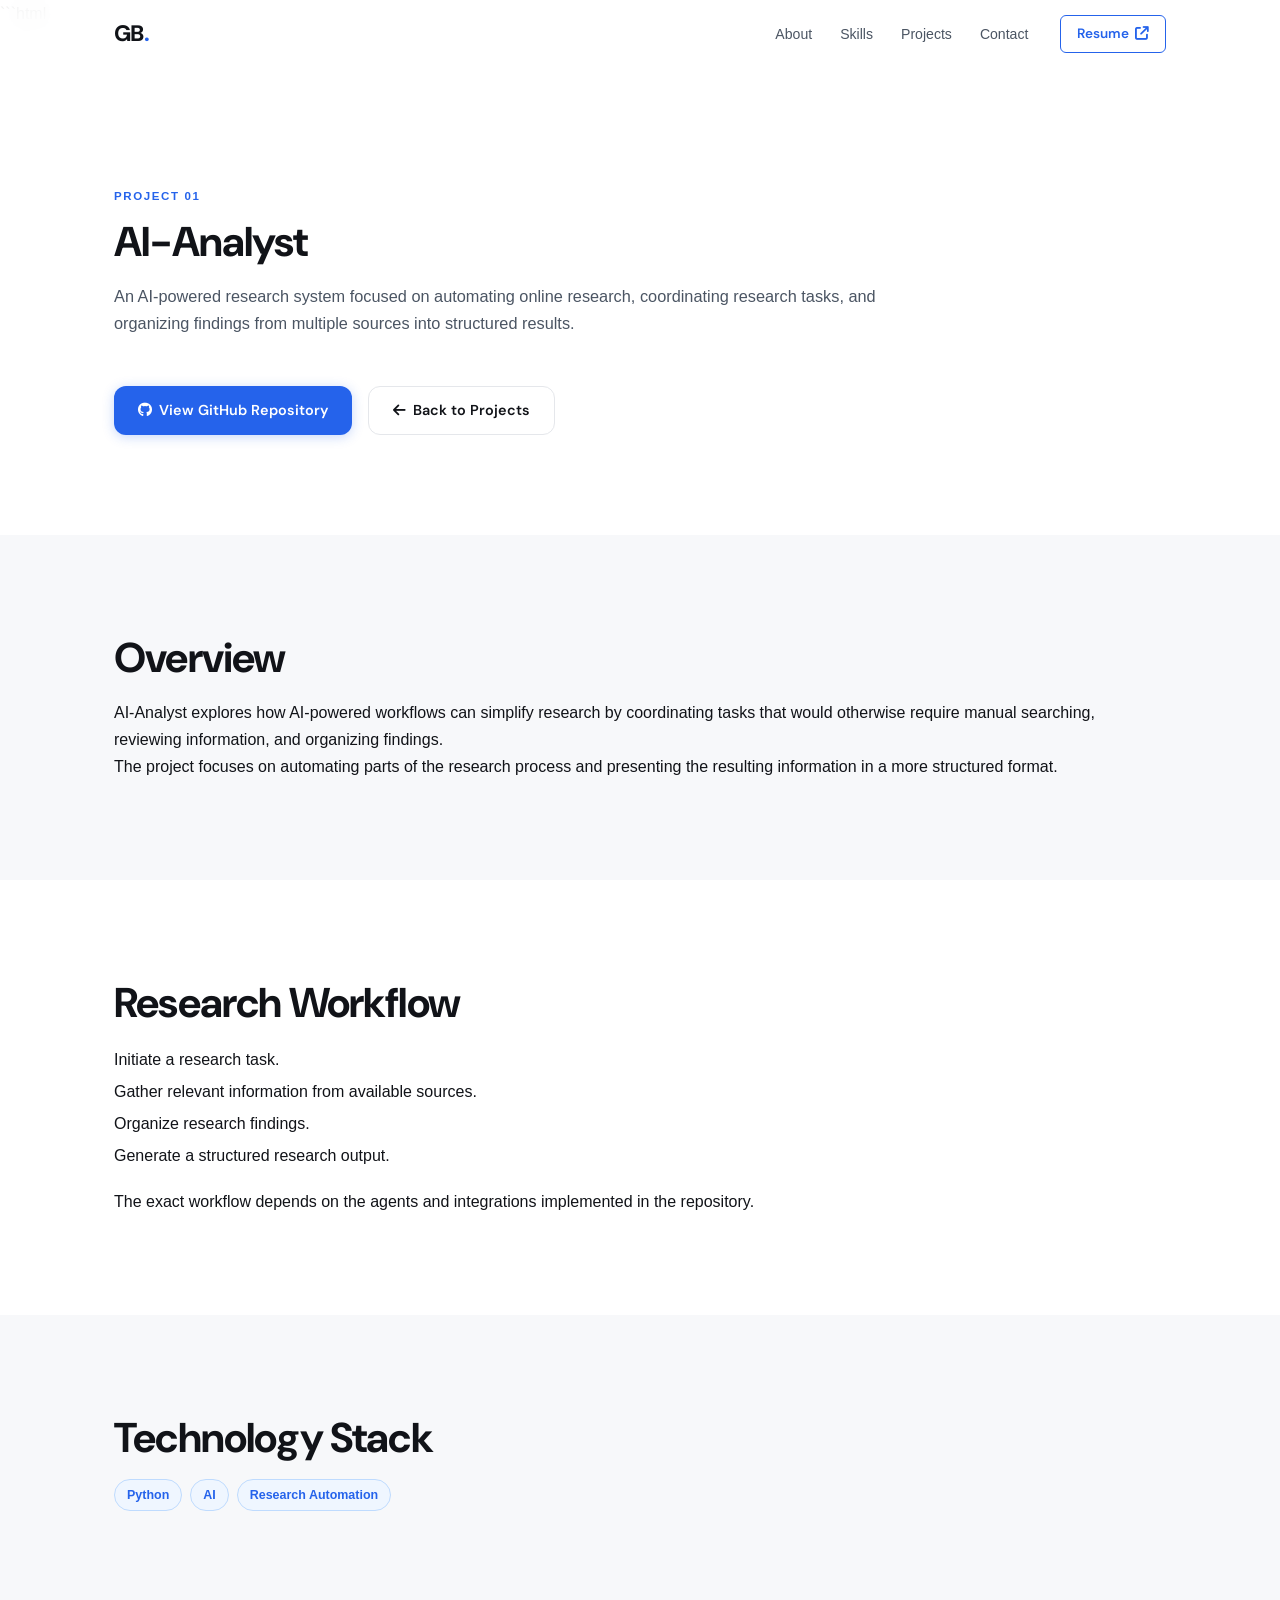
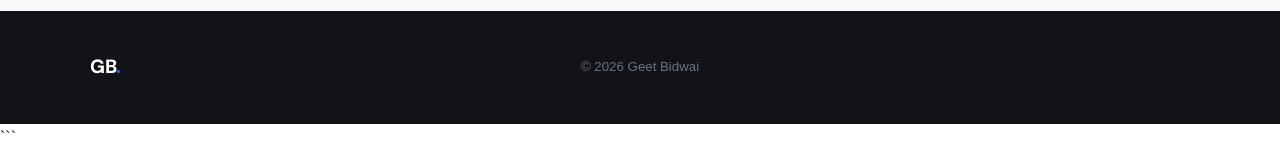
<file: projects/ai-analyst.html>
```html
<!DOCTYPE html>
<html lang="en">
<head>
  <meta charset="UTF-8">
  <meta name="viewport" content="width=device-width, initial-scale=1.0">

  <title>AI-Analyst | Geet Bidwai</title>

  <link rel="stylesheet" href="../style.css">

  <link href="https://fonts.googleapis.com/css2?family=DM+Sans:wght@300;400;500;600;700;800&display=swap"
        rel="stylesheet">

  <link rel="stylesheet"
        href="https://cdnjs.cloudflare.com/ajax/libs/font-awesome/6.5.0/css/all.min.css">
</head>

<body>

  <!-- NAVBAR -->
  <nav class="navbar">
    <div class="nav-inner">
      <a href="../index.html" class="nav-logo">GB<span>.</span></a>

      <ul class="nav-links">
        <li><a href="../index.html#about">About</a></li>
        <li><a href="../index.html#skills">Skills</a></li>
        <li><a href="../index.html#projects">Projects</a></li>
        <li><a href="../index.html#contact">Contact</a></li>
      </ul>

      <a href="../assets/resume.pdf"
         target="_blank"
         rel="noopener noreferrer"
         class="nav-cta">
        Resume <i class="fas fa-arrow-up-right-from-square"></i>
      </a>
    </div>
  </nav>

  <!-- HERO -->
  <section class="section" style="padding-top: 10rem;">
    <div class="container">

      <div class="section-eyebrow">Project 01</div>

      <h1 class="section-title">AI-Analyst</h1>

      <p class="section-sub" style="max-width: 800px;">
        An AI-powered research system focused on automating online
        research, coordinating research tasks, and organizing findings
        from multiple sources into structured results.
      </p>

      <div style="margin-top: 2rem; display: flex; gap: 1rem; flex-wrap: wrap;">
        <a href="https://github.com/GeetBidwai/AI-Analyst"
           target="_blank"
           rel="noopener noreferrer"
           class="btn btn--primary">
          <i class="fab fa-github"></i> View GitHub Repository
        </a>

        <a href="../index.html#projects" class="btn btn--outline">
          <i class="fas fa-arrow-left"></i> Back to Projects
        </a>
      </div>

    </div>
  </section>

  <!-- OVERVIEW -->
  <section class="section section--alt">
    <div class="container">

      <h2 class="section-title">Overview</h2>

      <p>
        AI-Analyst explores how AI-powered workflows can simplify
        research by coordinating tasks that would otherwise require
        manual searching, reviewing information, and organizing findings.
      </p>

      <p>
        The project focuses on automating parts of the research process
        and presenting the resulting information in a more structured
        format.
      </p>

    </div>
  </section>

  <!-- WORKFLOW -->
  <section class="section">
    <div class="container">

      <h2 class="section-title">Research Workflow</h2>

      <ul style="line-height: 2;">
        <li>Initiate a research task.</li>
        <li>Gather relevant information from available sources.</li>
        <li>Organize research findings.</li>
        <li>Generate a structured research output.</li>
      </ul>

      <p style="margin-top: 1rem;">
        The exact workflow depends on the agents and integrations
        implemented in the repository.
      </p>

    </div>
  </section>

  <!-- TECHNOLOGY -->
  <section class="section section--alt">
    <div class="container">

      <h2 class="section-title">Technology Stack</h2>

      <div class="project-tags">
        <span class="tag">Python</span>
        <span class="tag">AI</span>
        <span class="tag">Research Automation</span>
      </div>

    </div>
  </section>

  <!-- FOOTER -->
  <footer class="footer">
    <div class="footer-inner">
      <span class="footer-logo">GB<span>.</span></span>
      <p class="footer-copy">© 2026 Geet Bidwai</p>
    </div>
  </footer>

</body>
</html>
```
</file>
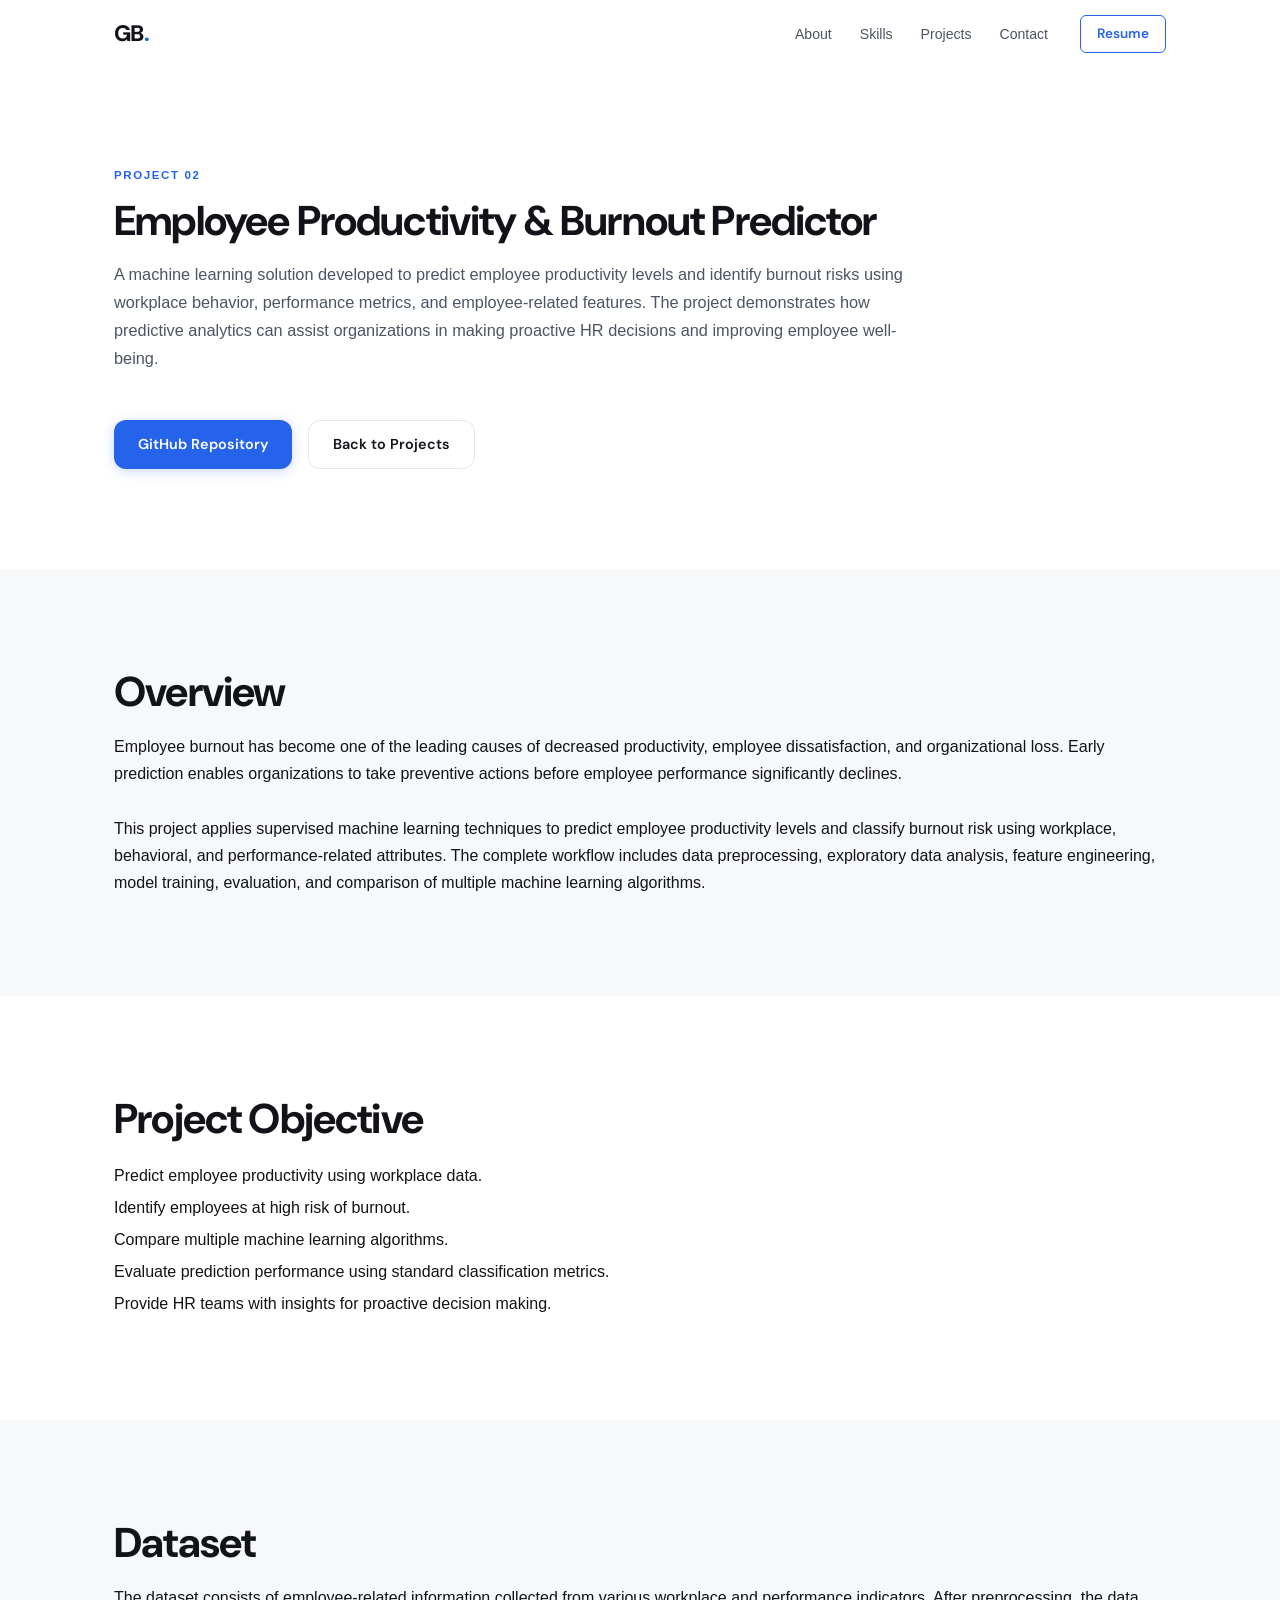
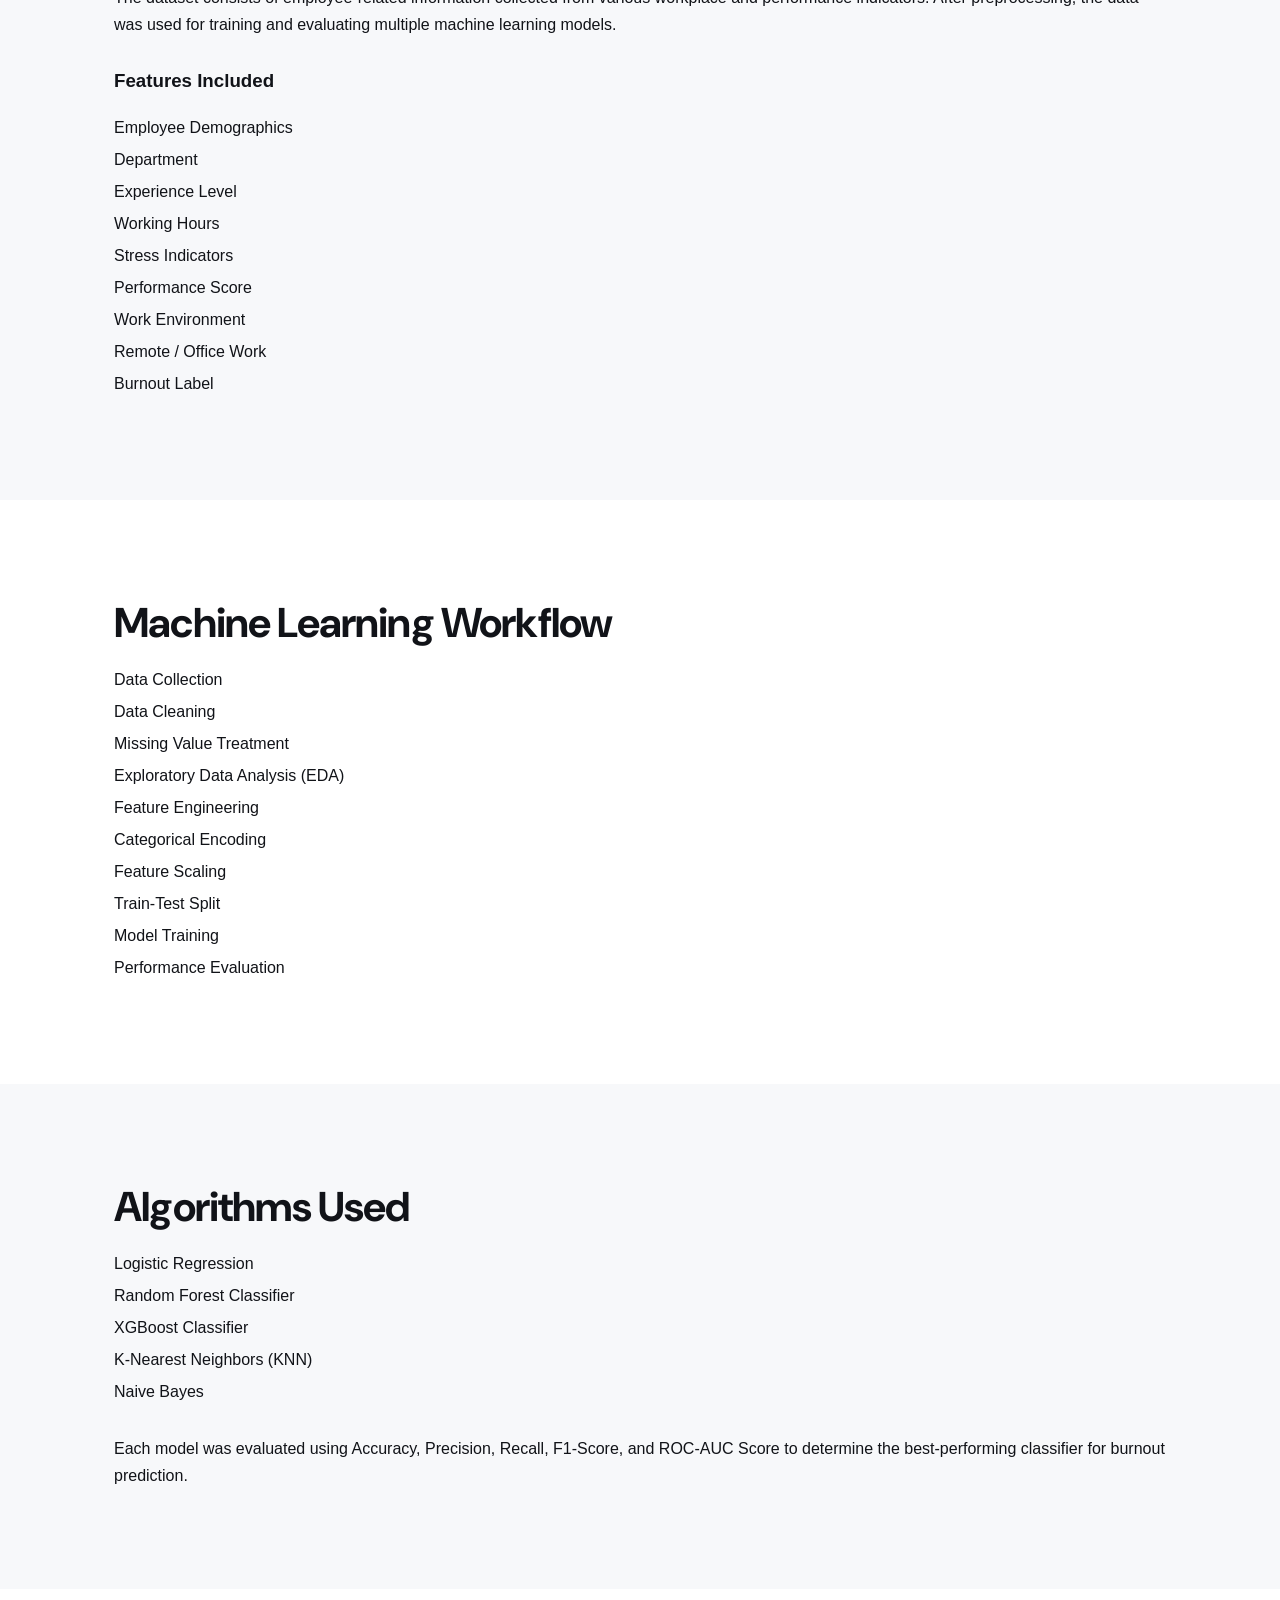
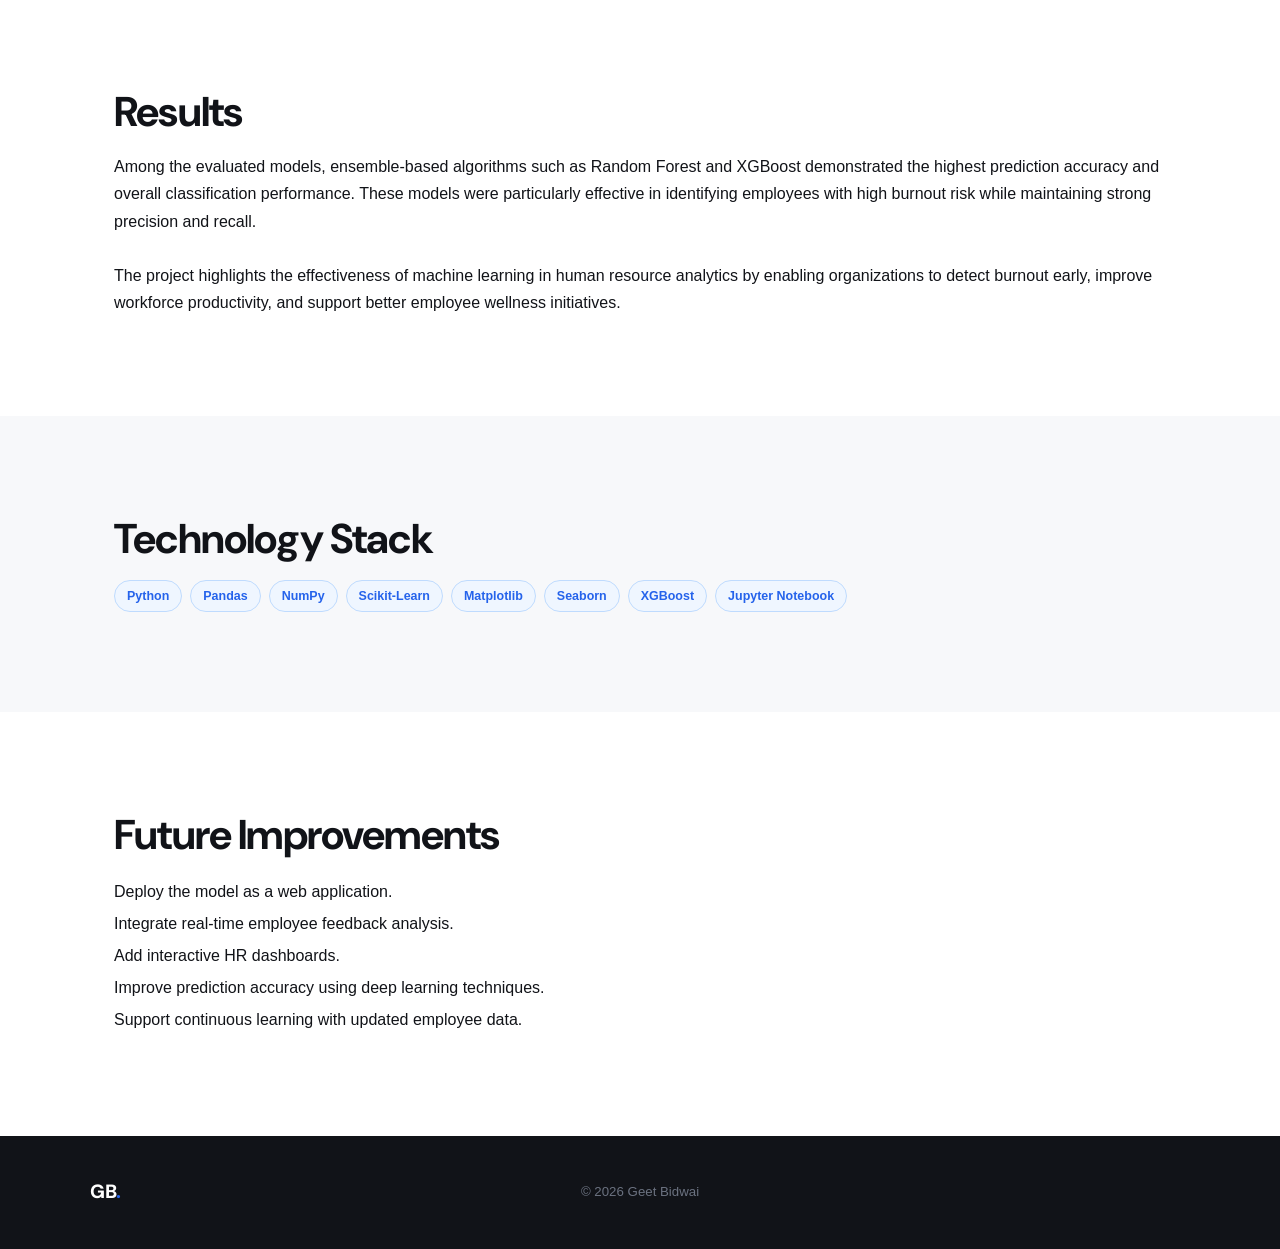
<file: projects/burnout-predictor.html>
<!DOCTYPE html>
<html lang="en">
<head>
  <meta charset="UTF-8" />
  <meta name="viewport" content="width=device-width, initial-scale=1.0"/>
  <title>Employee Productivity & Burnout Predictor | Geet Bidwai</title>

  <link rel="stylesheet" href="../style.css" />

  <link href="https://fonts.googleapis.com/css2?family=DM+Sans:wght@300;400;500;600;700;800&display=swap" rel="stylesheet"/>

  <link rel="stylesheet"
        href="https://cdnjs.cloudflare.com/ajax/libs/font-awesome/6.5.0/css/all.min.css"/>
</head>

<body>

<!-- ================= NAVBAR ================= -->

<nav class="navbar">
  <div class="nav-inner">

    <a href="../index.html" class="nav-logo">
      GB<span>.</span>
    </a>

    <ul class="nav-links">
      <li><a href="../index.html#about">About</a></li>
      <li><a href="../index.html#skills">Skills</a></li>
      <li><a href="../index.html#projects">Projects</a></li>
      <li><a href="../index.html#contact">Contact</a></li>
    </ul>

    <a href="../assets/resume.pdf"
       target="_blank"
       class="nav-cta">
      Resume
    </a>

  </div>
</nav>

<!-- ================= HERO ================= -->

<section class="section" style="padding-top:10rem;">

<div class="container">

<div class="section-eyebrow">
Project 02
</div>

<h1 class="section-title">
Employee Productivity & Burnout Predictor
</h1>

<p class="section-sub" style="max-width:820px;">
A machine learning solution developed to predict employee productivity
levels and identify burnout risks using workplace behavior,
performance metrics, and employee-related features. The project
demonstrates how predictive analytics can assist organizations in
making proactive HR decisions and improving employee well-being.
</p>

<div style="margin-top:2rem; display:flex; gap:1rem; flex-wrap:wrap;">

<a href="#"
class="btn btn--primary">
GitHub Repository
</a>

<a href="../index.html#projects"
class="btn btn--outline">
Back to Projects
</a>

</div>

</div>

</section>

<!-- ================= OVERVIEW ================= -->

<section class="section section--alt">

<div class="container">

<h2 class="section-title">
Overview
</h2>

<p>
Employee burnout has become one of the leading causes of decreased
productivity, employee dissatisfaction, and organizational loss.
Early prediction enables organizations to take preventive actions
before employee performance significantly declines.
</p>

<br>

<p>
This project applies supervised machine learning techniques to
predict employee productivity levels and classify burnout risk
using workplace, behavioral, and performance-related attributes.
The complete workflow includes data preprocessing, exploratory
data analysis, feature engineering, model training, evaluation,
and comparison of multiple machine learning algorithms.
</p>

</div>

</section>

<!-- ================= OBJECTIVE ================= -->

<section class="section">

<div class="container">

<h2 class="section-title">
Project Objective
</h2>

<ul style="line-height:2;">

<li>Predict employee productivity using workplace data.</li>

<li>Identify employees at high risk of burnout.</li>

<li>Compare multiple machine learning algorithms.</li>

<li>Evaluate prediction performance using standard classification metrics.</li>

<li>Provide HR teams with insights for proactive decision making.</li>

</ul>

</div>

</section>

<!-- ================= DATASET ================= -->

<section class="section section--alt">

<div class="container">

<h2 class="section-title">
Dataset
</h2>

<p>
The dataset consists of employee-related information collected from
various workplace and performance indicators. After preprocessing,
the data was used for training and evaluating multiple machine
learning models.
</p>

<br>

<h3 style="margin-bottom:15px;">Features Included</h3>

<ul style="line-height:2;">

<li>Employee Demographics</li>

<li>Department</li>

<li>Experience Level</li>

<li>Working Hours</li>

<li>Stress Indicators</li>

<li>Performance Score</li>

<li>Work Environment</li>

<li>Remote / Office Work</li>

<li>Burnout Label</li>

</ul>

</div>

</section>

<!-- ================= MACHINE LEARNING PIPELINE ================= -->

<section class="section">

<div class="container">

<h2 class="section-title">
Machine Learning Workflow
</h2>

<ul style="line-height:2;">

<li>Data Collection</li>

<li>Data Cleaning</li>

<li>Missing Value Treatment</li>

<li>Exploratory Data Analysis (EDA)</li>

<li>Feature Engineering</li>

<li>Categorical Encoding</li>

<li>Feature Scaling</li>

<li>Train-Test Split</li>

<li>Model Training</li>

<li>Performance Evaluation</li>

</ul>

</div>

</section>

<!-- ================= ALGORITHMS ================= -->

<section class="section section--alt">

<div class="container">

<h2 class="section-title">
Algorithms Used
</h2>

<ul style="line-height:2;">

<li>Logistic Regression</li>

<li>Random Forest Classifier</li>

<li>XGBoost Classifier</li>

<li>K-Nearest Neighbors (KNN)</li>

<li>Naive Bayes</li>

</ul>

<br>

<p>
Each model was evaluated using Accuracy, Precision, Recall,
F1-Score, and ROC-AUC Score to determine the best-performing
classifier for burnout prediction.
</p>

</div>

</section>

<!-- ================= RESULTS ================= -->

<section class="section">

<div class="container">

<h2 class="section-title">
Results
</h2>

<p>
Among the evaluated models, ensemble-based algorithms such as
Random Forest and XGBoost demonstrated the highest prediction
accuracy and overall classification performance. These models
were particularly effective in identifying employees with high
burnout risk while maintaining strong precision and recall.
</p>

<br>

<p>
The project highlights the effectiveness of machine learning in
human resource analytics by enabling organizations to detect
burnout early, improve workforce productivity, and support
better employee wellness initiatives.
</p>

</div>

</section>

<!-- ================= TECHNOLOGY STACK ================= -->

<section class="section section--alt">

<div class="container">

<h2 class="section-title">
Technology Stack
</h2>

<div class="project-tags">

<span class="tag">Python</span>

<span class="tag">Pandas</span>

<span class="tag">NumPy</span>

<span class="tag">Scikit-Learn</span>

<span class="tag">Matplotlib</span>

<span class="tag">Seaborn</span>

<span class="tag">XGBoost</span>

<span class="tag">Jupyter Notebook</span>

</div>

</div>

</section>

<!-- ================= FUTURE IMPROVEMENTS ================= -->

<section class="section">

<div class="container">

<h2 class="section-title">
Future Improvements
</h2>

<ul style="line-height:2;">

<li>Deploy the model as a web application.</li>

<li>Integrate real-time employee feedback analysis.</li>

<li>Add interactive HR dashboards.</li>

<li>Improve prediction accuracy using deep learning techniques.</li>

<li>Support continuous learning with updated employee data.</li>

</ul>

</div>

</section>

<!-- ================= FOOTER ================= -->

<footer class="footer">

<div class="footer-inner">

<span class="footer-logo">
GB<span>.</span>
</span>

<p class="footer-copy">
© 2026 Geet Bidwai
</p>

</div>

</footer>

</body>
</html>
</file>
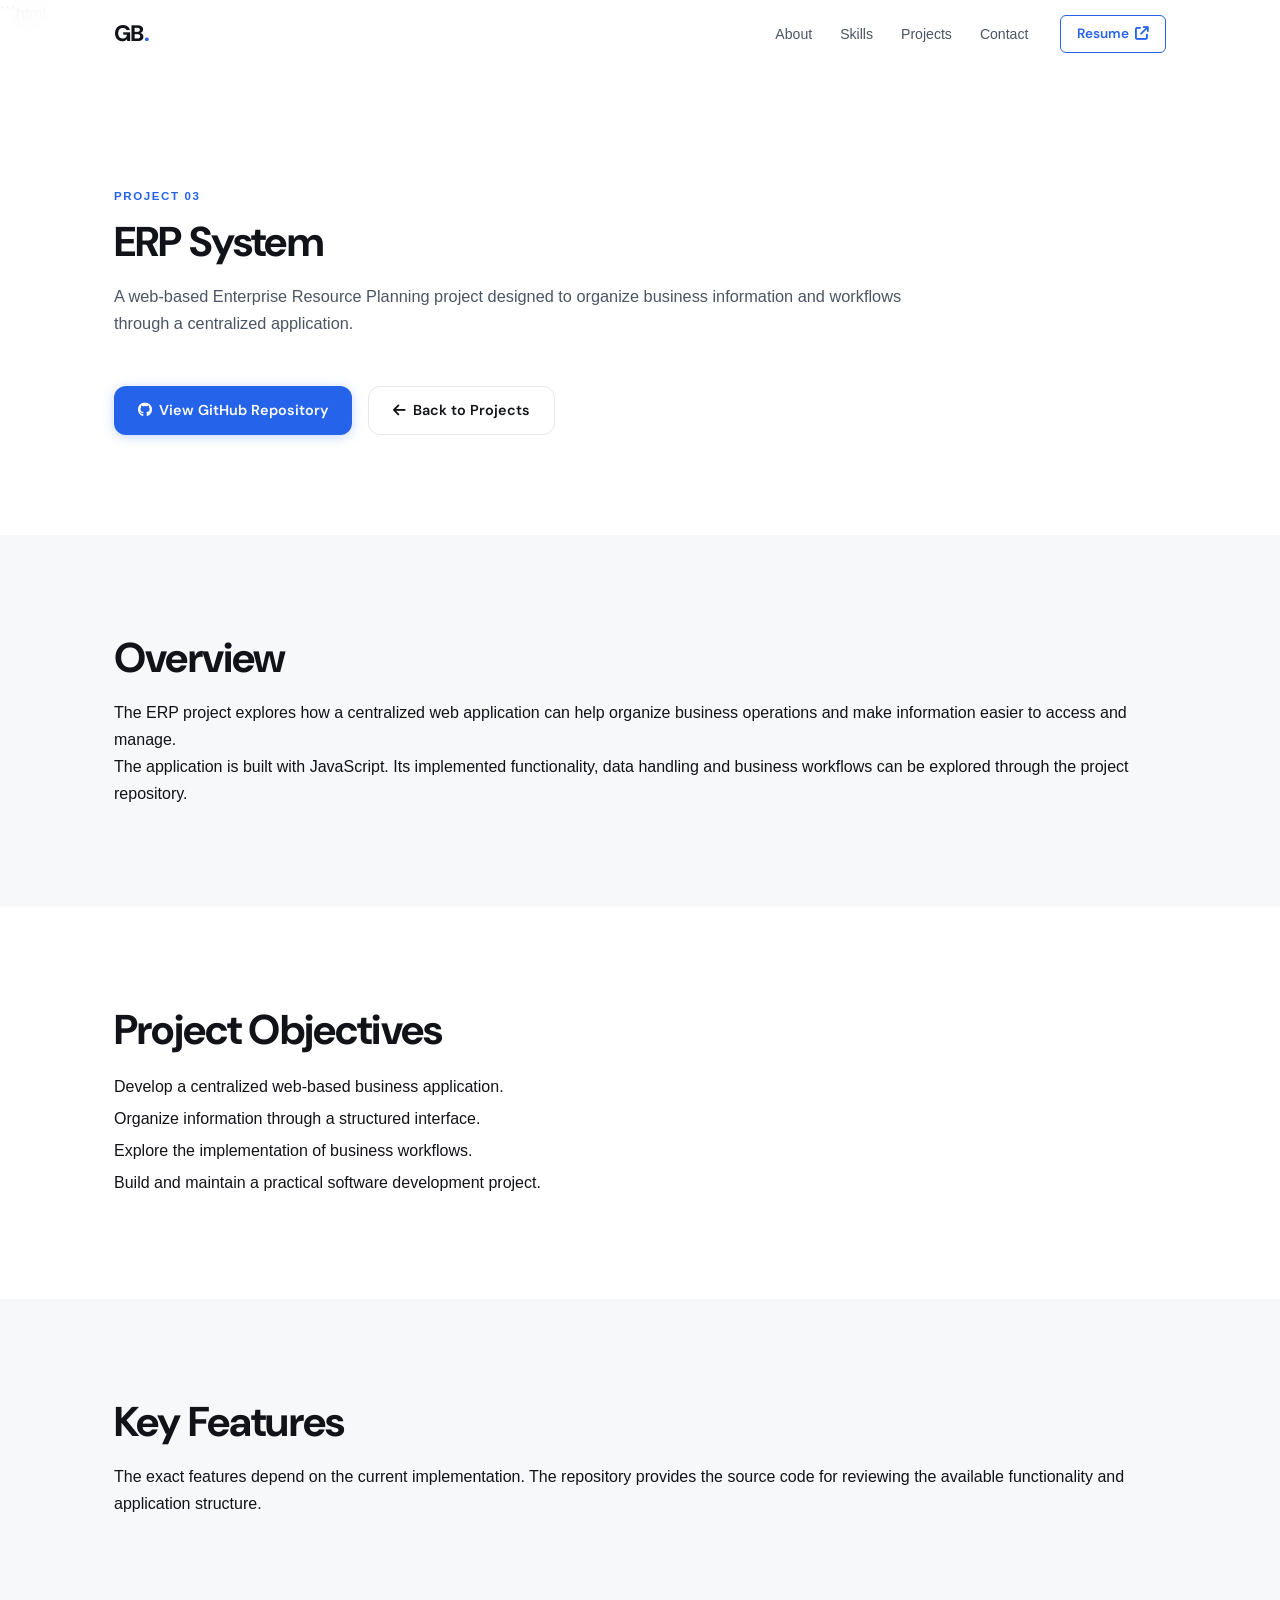
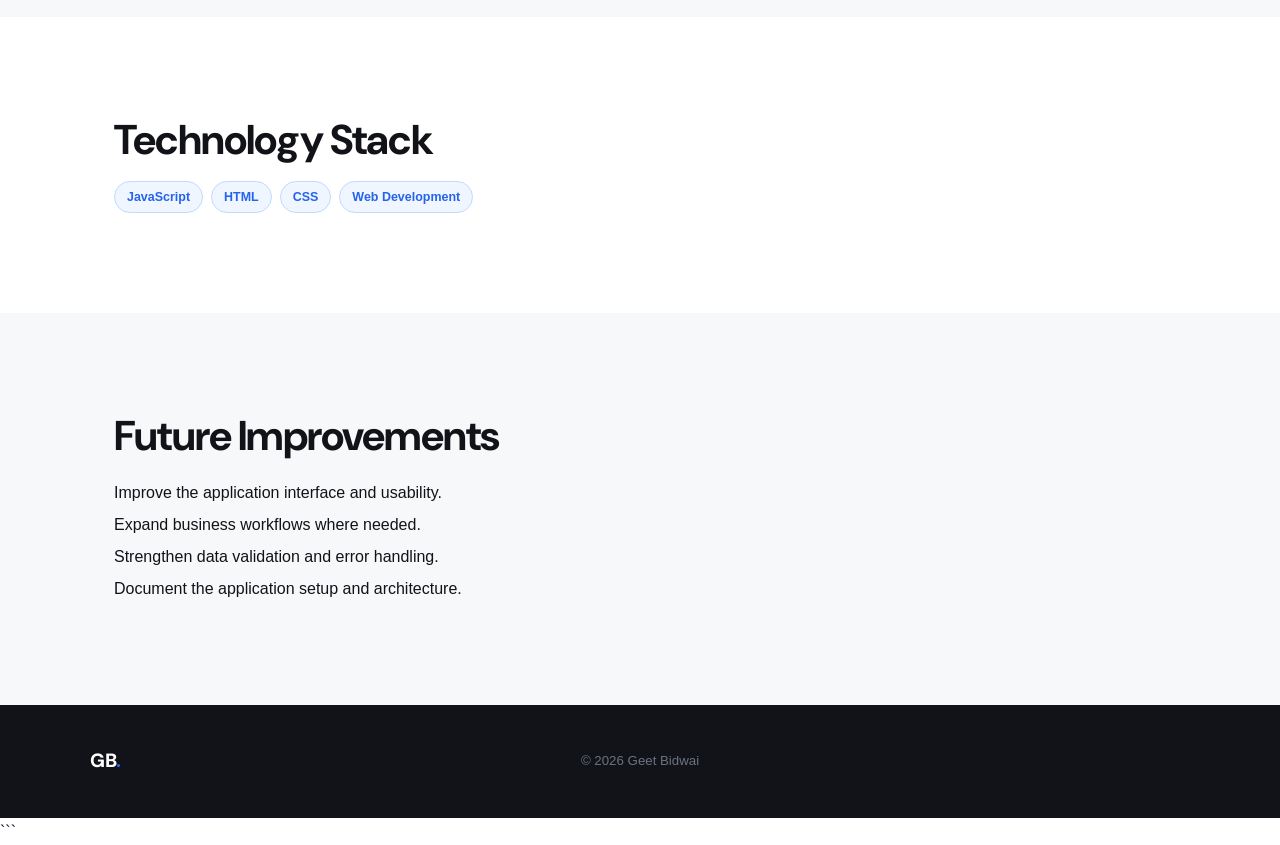
<file: projects/erp.html>
```html
<!DOCTYPE html>
<html lang="en">
<head>
  <meta charset="UTF-8">
  <meta name="viewport" content="width=device-width, initial-scale=1.0">

  <title>ERP System | Geet Bidwai</title>

  <link rel="stylesheet" href="../style.css">

  <link href="https://fonts.googleapis.com/css2?family=DM+Sans:wght@300;400;500;600;700;800&display=swap"
        rel="stylesheet">

  <link rel="stylesheet"
        href="https://cdnjs.cloudflare.com/ajax/libs/font-awesome/6.5.0/css/all.min.css">
</head>

<body>

  <!-- NAVBAR -->
  <nav class="navbar">
    <div class="nav-inner">
      <a href="../index.html" class="nav-logo">GB<span>.</span></a>

      <ul class="nav-links">
        <li><a href="../index.html#about">About</a></li>
        <li><a href="../index.html#skills">Skills</a></li>
        <li><a href="../index.html#projects">Projects</a></li>
        <li><a href="../index.html#contact">Contact</a></li>
      </ul>

      <a href="../assets/resume.pdf"
         target="_blank"
         rel="noopener noreferrer"
         class="nav-cta">
        Resume <i class="fas fa-arrow-up-right-from-square"></i>
      </a>
    </div>
  </nav>

  <!-- HERO -->
  <section class="section" style="padding-top: 10rem;">
    <div class="container">

      <div class="section-eyebrow">Project 03</div>

      <h1 class="section-title">ERP System</h1>

      <p class="section-sub" style="max-width: 800px;">
        A web-based Enterprise Resource Planning project designed
        to organize business information and workflows through a
        centralized application.
      </p>

      <div style="margin-top: 2rem; display: flex; gap: 1rem; flex-wrap: wrap;">
        <a href="https://github.com/GeetBidwai/ERP"
           target="_blank"
           rel="noopener noreferrer"
           class="btn btn--primary">
          <i class="fab fa-github"></i> View GitHub Repository
        </a>

        <a href="../index.html#projects" class="btn btn--outline">
          <i class="fas fa-arrow-left"></i> Back to Projects
        </a>
      </div>

    </div>
  </section>

  <!-- OVERVIEW -->
  <section class="section section--alt">
    <div class="container">

      <h2 class="section-title">Overview</h2>

      <p>
        The ERP project explores how a centralized web application
        can help organize business operations and make information
        easier to access and manage.
      </p>

      <p>
        The application is built with JavaScript. Its implemented
        functionality, data handling and business workflows can be
        explored through the project repository.
      </p>

    </div>
  </section>

  <!-- OBJECTIVES -->
  <section class="section">
    <div class="container">

      <h2 class="section-title">Project Objectives</h2>

      <ul style="line-height: 2;">
        <li>Develop a centralized web-based business application.</li>
        <li>Organize information through a structured interface.</li>
        <li>Explore the implementation of business workflows.</li>
        <li>Build and maintain a practical software development project.</li>
      </ul>

    </div>
  </section>

  <!-- FEATURES -->
  <section class="section section--alt">
    <div class="container">

      <h2 class="section-title">Key Features</h2>

      <p>
        The exact features depend on the current implementation.
        The repository provides the source code for reviewing the
        available functionality and application structure.
      </p>

      <!-- Add verified application features here. -->

    </div>
  </section>

  <!-- TECHNOLOGY -->
  <section class="section">
    <div class="container">

      <h2 class="section-title">Technology Stack</h2>

      <div class="project-tags">
        <span class="tag">JavaScript</span>
        <span class="tag">HTML</span>
        <span class="tag">CSS</span>
        <span class="tag">Web Development</span>
      </div>

    </div>
  </section>

  <!-- FUTURE IMPROVEMENTS -->
  <section class="section section--alt">
    <div class="container">

      <h2 class="section-title">Future Improvements</h2>

      <ul style="line-height: 2;">
        <li>Improve the application interface and usability.</li>
        <li>Expand business workflows where needed.</li>
        <li>Strengthen data validation and error handling.</li>
        <li>Document the application setup and architecture.</li>
      </ul>

    </div>
  </section>

  <!-- FOOTER -->
  <footer class="footer">
    <div class="footer-inner">
      <span class="footer-logo">GB<span>.</span></span>
      <p class="footer-copy">© 2026 Geet Bidwai</p>
    </div>
  </footer>

</body>
</html>
```
</file>
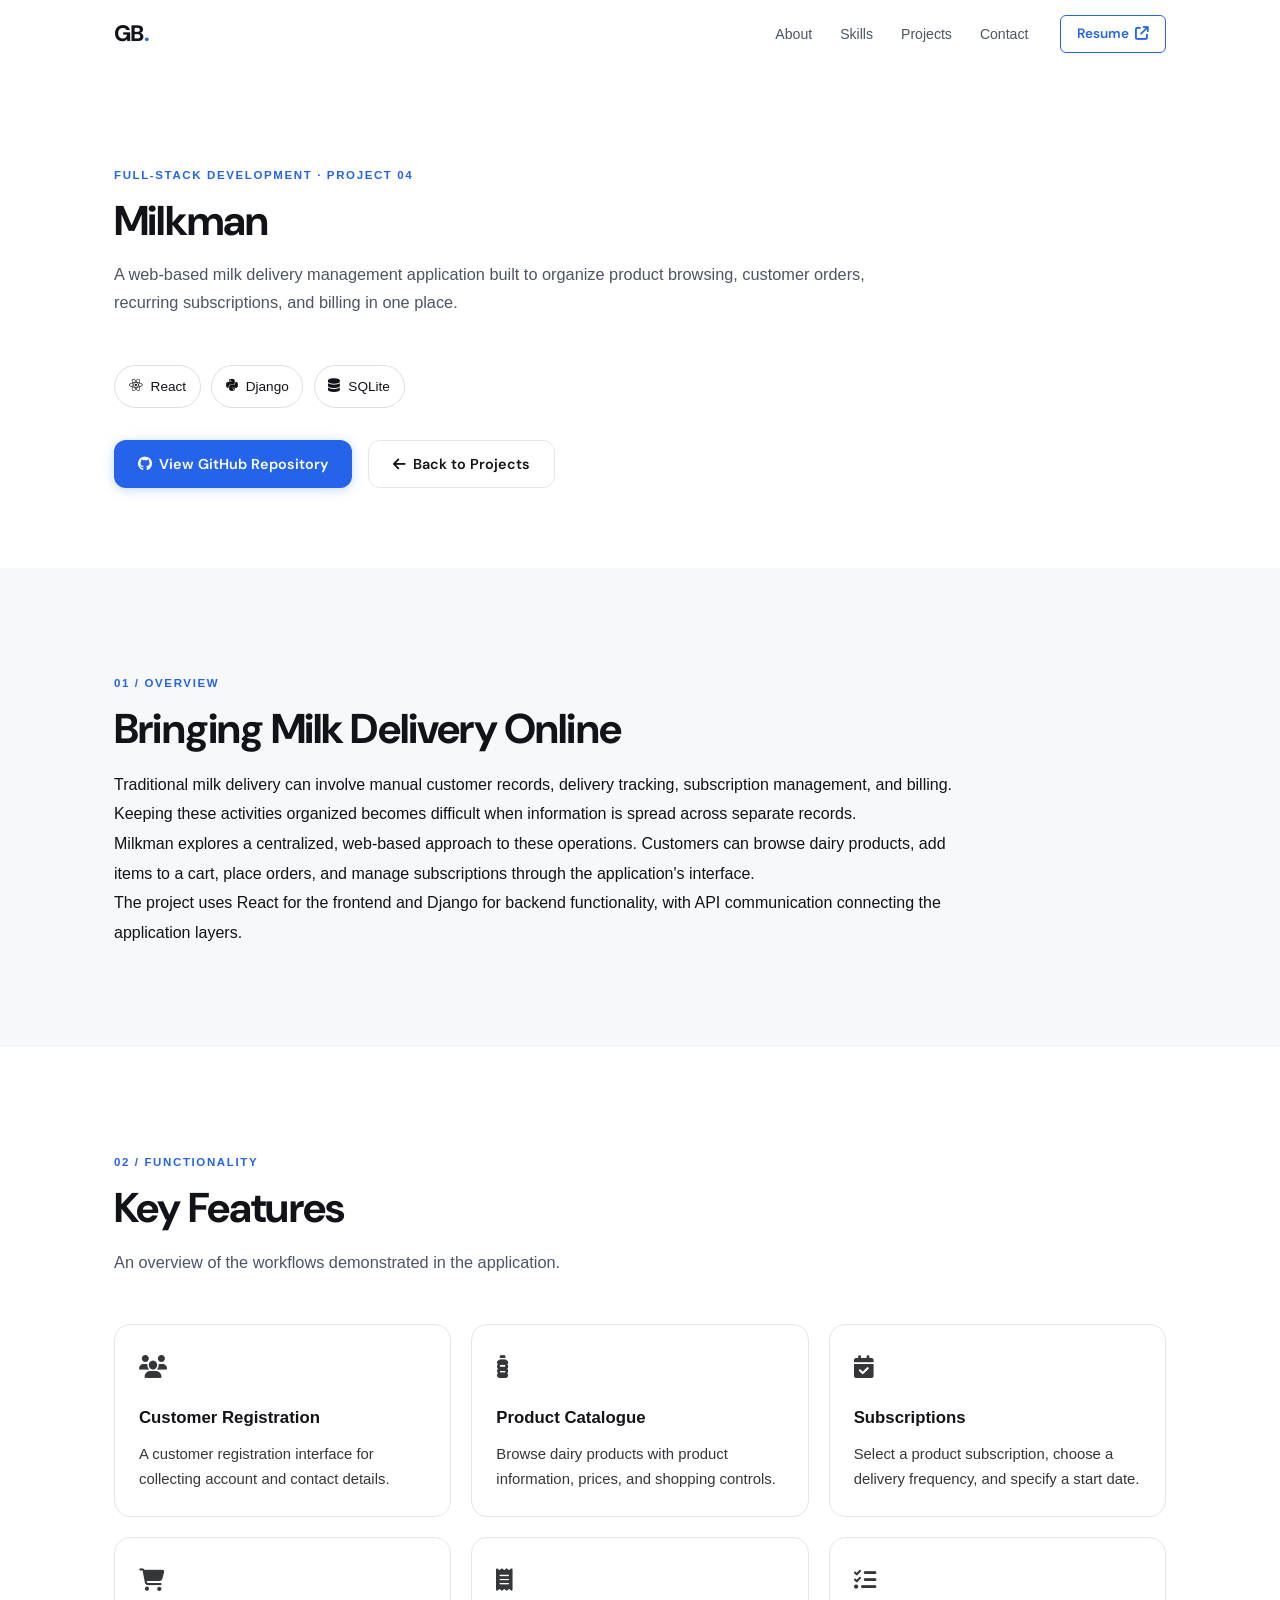
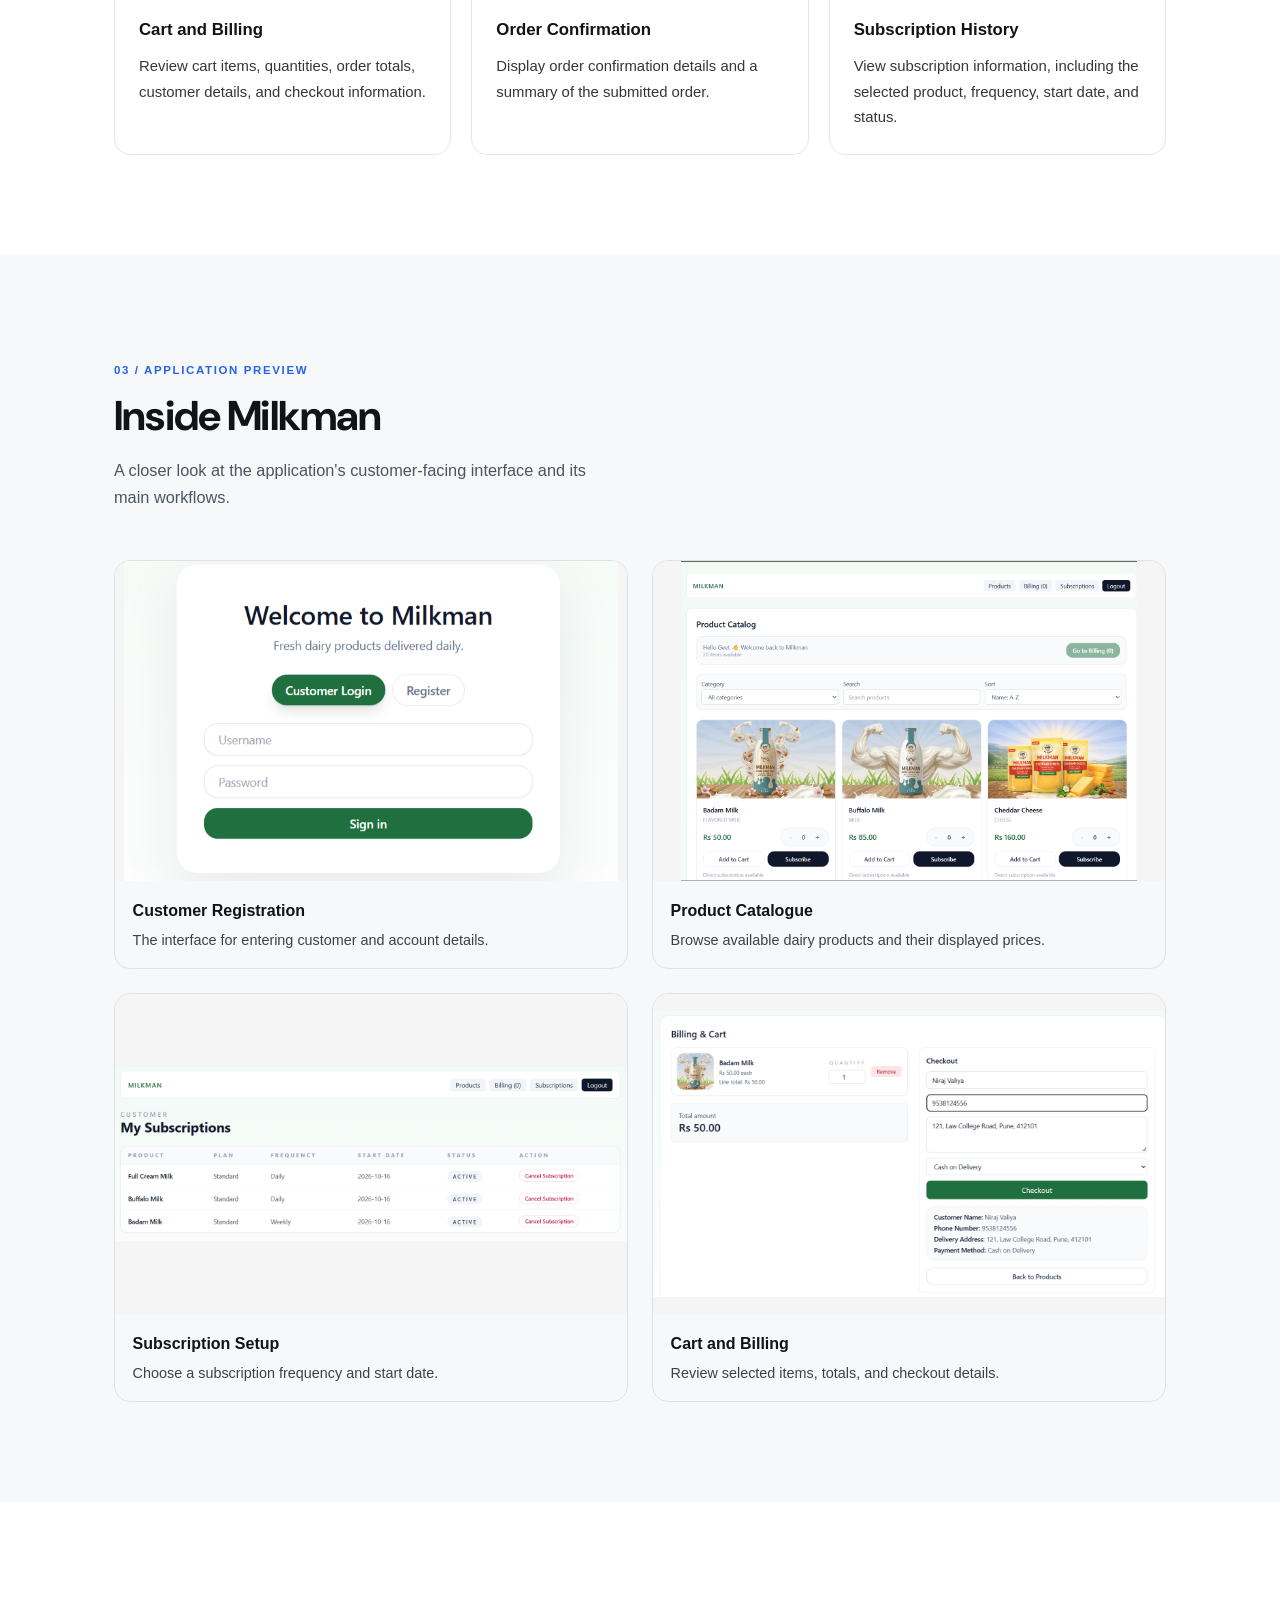
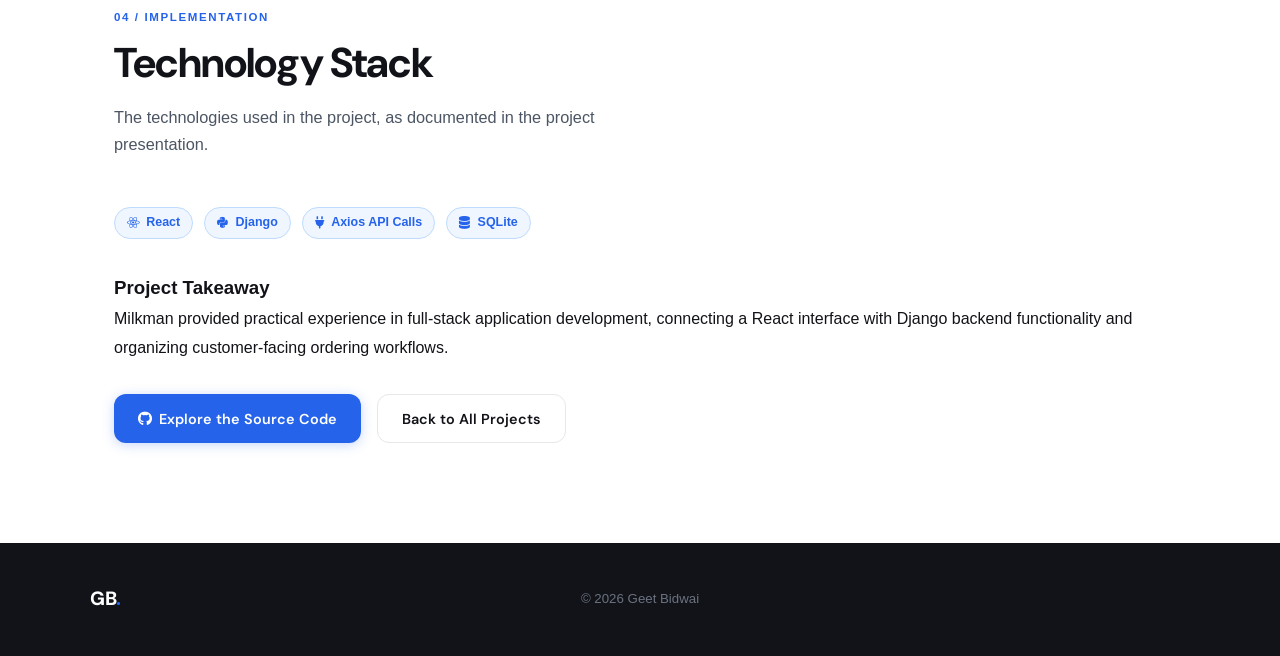
<file: projects/milkman.html>
<!DOCTYPE html>
<html lang="en">
<head>
  <meta charset="UTF-8">
  <meta name="viewport" content="width=device-width, initial-scale=1.0">

  <title>Milkman | Geet Bidwai</title>
  <meta name="description"
        content="Milkman is a full-stack milk delivery management application built with React and Django. Explore its product catalogue, subscriptions, billing and order management features.">

  <link rel="stylesheet" href="../style.css">

  <link href="https://fonts.googleapis.com/css2?family=DM+Sans:wght@300;400;500;600;700;800&display=swap"
        rel="stylesheet">

  <link rel="stylesheet"
        href="https://cdnjs.cloudflare.com/ajax/libs/font-awesome/6.5.0/css/all.min.css">

  <style>
    .milkman-hero {
      padding-top: 10rem;
      padding-bottom: 5rem;
    }

    .milkman-hero .section-sub {
      max-width: 760px;
    }

    .milkman-meta {
      display: flex;
      flex-wrap: wrap;
      gap: 0.65rem;
      margin-top: 1.5rem;
    }

    .milkman-meta span {
      display: inline-flex;
      align-items: center;
      gap: 0.5rem;
      padding: 0.55rem 0.85rem;
      border: 1px solid var(--border-color, rgba(128,128,128,0.25));
      border-radius: 999px;
      font-size: 0.85rem;
    }

    .milkman-actions {
      margin-top: 2rem;
      display: flex;
      gap: 1rem;
      flex-wrap: wrap;
    }

    .milkman-intro {
      max-width: 850px;
      line-height: 1.85;
    }

    .milkman-features {
      display: grid;
      grid-template-columns: repeat(3, minmax(0, 1fr));
      gap: 1.25rem;
      margin-top: 2rem;
    }

    .milkman-feature {
      padding: 1.5rem;
      border: 1px solid var(--border-color, rgba(128,128,128,0.2));
      border-radius: 16px;
      height: 100%;
    }

    .milkman-feature-icon {
      font-size: 1.4rem;
      margin-bottom: 1rem;
      opacity: 0.85;
    }

    .milkman-feature h3 {
      font-size: 1.05rem;
      margin-bottom: 0.6rem;
    }

    .milkman-feature p {
      font-size: 0.93rem;
      line-height: 1.7;
      opacity: 0.85;
      margin: 0;
    }

    .milkman-gallery {
      display: grid;
      grid-template-columns: repeat(2, minmax(0, 1fr));
      gap: 1.5rem;
      margin-top: 2.5rem;
    }

    .milkman-shot {
      margin: 0;
      overflow: hidden;
      border: 1px solid var(--border-color, rgba(128,128,128,0.2));
      border-radius: 16px;
      background: var(--card-bg, transparent);
    }

    .milkman-shot img {
      display: block;
      width: 100%;
      height: auto;
      aspect-ratio: 16 / 10;
      object-fit: contain;
      background: #f5f5f5;
      transition: transform 0.3s ease;
    }

    .milkman-shot:hover img {
      transform: scale(1.02);
    }

    .milkman-shot figcaption {
      padding: 1rem 1.1rem;
    }

    .milkman-shot figcaption strong {
      display: block;
      margin-bottom: 0.3rem;
    }

    .milkman-shot figcaption span {
      display: block;
      font-size: 0.9rem;
      line-height: 1.6;
      opacity: 0.8;
    }

    .milkman-stack {
      display: flex;
      flex-wrap: wrap;
      gap: 0.7rem;
      margin-top: 1.5rem;
    }

    .milkman-stack .tag {
      display: inline-flex;
      align-items: center;
      gap: 0.45rem;
    }

    .milkman-next {
      margin-top: 2rem;
      line-height: 1.8;
    }

    @media (max-width: 760px) {
      .milkman-hero {
        padding-top: 8rem;
      }

      .milkman-features {
        grid-template-columns: repeat(2, minmax(0, 1fr));
      }

      .milkman-gallery {
        grid-template-columns: 1fr;
      }
    }

    @media (max-width: 480px) {
      .milkman-features {
        grid-template-columns: 1fr;
      }

      .milkman-actions .btn {
        width: 100%;
        justify-content: center;
      }
    }
  </style>
</head>

<body>

  <!-- NAVBAR -->
  <nav class="navbar">
    <div class="nav-inner">
      <a href="../index.html" class="nav-logo">GB<span>.</span></a>

      <ul class="nav-links">
        <li><a href="../index.html#about">About</a></li>
        <li><a href="../index.html#skills">Skills</a></li>
        <li><a href="../index.html#projects">Projects</a></li>
        <li><a href="../index.html#contact">Contact</a></li>
      </ul>

      <a href="../assets/resume.pdf"
         target="_blank"
         rel="noopener noreferrer"
         class="nav-cta">
        Resume <i class="fas fa-arrow-up-right-from-square"></i>
      </a>
    </div>
  </nav>

  <!-- HERO -->
  <section class="section milkman-hero">
    <div class="container">

      <div class="section-eyebrow">Full-Stack Development · Project 04</div>

      <h1 class="section-title">Milkman</h1>

      <p class="section-sub">
        A web-based milk delivery management application built to
        organize product browsing, customer orders, recurring
        subscriptions, and billing in one place.
      </p>

      <div class="milkman-meta">
        <span><i class="fab fa-react"></i> React</span>
        <span><i class="fab fa-python"></i> Django</span>
        <span><i class="fas fa-database"></i> SQLite</span>
      </div>

      <div class="milkman-actions">
        <a href="https://github.com/GeetBidwai/Milkman"
           target="_blank"
           rel="noopener noreferrer"
           class="btn btn--primary">
          <i class="fab fa-github"></i> View GitHub Repository
        </a>

        <a href="../index.html#projects" class="btn btn--outline">
          <i class="fas fa-arrow-left"></i> Back to Projects
        </a>
      </div>

    </div>
  </section>

  <!-- OVERVIEW -->
  <section class="section section--alt">
    <div class="container">

      <div class="section-eyebrow">01 / Overview</div>
      <h2 class="section-title">Bringing Milk Delivery Online</h2>

      <div class="milkman-intro">
        <p>
          Traditional milk delivery can involve manual customer
          records, delivery tracking, subscription management, and
          billing. Keeping these activities organized becomes
          difficult when information is spread across separate records.
        </p>

        <p>
          Milkman explores a centralized, web-based approach to these
          operations. Customers can browse dairy products, add items
          to a cart, place orders, and manage subscriptions through
          the application's interface.
        </p>

        <p>
          The project uses React for the frontend and Django for
          backend functionality, with API communication connecting
          the application layers.
        </p>
      </div>

    </div>
  </section>

  <!-- FEATURES -->
  <section class="section">
    <div class="container">

      <div class="section-eyebrow">02 / Functionality</div>
      <h2 class="section-title">Key Features</h2>

      <p class="section-sub">
        An overview of the workflows demonstrated in the application.
      </p>

      <div class="milkman-features">

        <article class="milkman-feature">
          <div class="milkman-feature-icon">
            <i class="fas fa-users"></i>
          </div>
          <h3>Customer Registration</h3>
          <p>
            A customer registration interface for collecting
            account and contact details.
          </p>
        </article>

        <article class="milkman-feature">
          <div class="milkman-feature-icon">
            <i class="fas fa-bottle-water"></i>
          </div>
          <h3>Product Catalogue</h3>
          <p>
            Browse dairy products with product information,
            prices, and shopping controls.
          </p>
        </article>

        <article class="milkman-feature">
          <div class="milkman-feature-icon">
            <i class="fas fa-calendar-check"></i>
          </div>
          <h3>Subscriptions</h3>
          <p>
            Select a product subscription, choose a delivery
            frequency, and specify a start date.
          </p>
        </article>

        <article class="milkman-feature">
          <div class="milkman-feature-icon">
            <i class="fas fa-cart-shopping"></i>
          </div>
          <h3>Cart and Billing</h3>
          <p>
            Review cart items, quantities, order totals,
            customer details, and checkout information.
          </p>
        </article>

        <article class="milkman-feature">
          <div class="milkman-feature-icon">
            <i class="fas fa-receipt"></i>
          </div>
          <h3>Order Confirmation</h3>
          <p>
            Display order confirmation details and a summary
            of the submitted order.
          </p>
        </article>

        <article class="milkman-feature">
          <div class="milkman-feature-icon">
            <i class="fas fa-list-check"></i>
          </div>
          <h3>Subscription History</h3>
          <p>
            View subscription information, including the
            selected product, frequency, start date, and status.
          </p>
        </article>

      </div>
    </div>
  </section>

  <!-- SCREENSHOT GALLERY -->
  <section class="section section--alt">
    <div class="container">

      <div class="section-eyebrow">03 / Application Preview</div>
      <h2 class="section-title">Inside Milkman</h2>

      <p class="section-sub">
        A closer look at the application's customer-facing
        interface and its main workflows.
      </p>

      <div class="milkman-gallery">

        <figure class="milkman-shot">
          <img
            src="../images/milkman/registration.png"
            alt="Milkman customer registration interface"
            loading="lazy">
          <figcaption>
            <strong>Customer Registration</strong>
            <span>The interface for entering customer and account details.</span>
          </figcaption>
        </figure>

        <figure class="milkman-shot">
          <img
            src="../images/milkman/product-catalog.png"
            alt="Milkman dairy product catalogue"
            loading="lazy">
          <figcaption>
            <strong>Product Catalogue</strong>
            <span>Browse available dairy products and their displayed prices.</span>
          </figcaption>
        </figure>

        <figure class="milkman-shot">
          <img
            src="../images/milkman/subscription.png"
            alt="Milkman product subscription form"
            loading="lazy">
          <figcaption>
            <strong>Subscription Setup</strong>
            <span>Choose a subscription frequency and start date.</span>
          </figcaption>
        </figure>

        <figure class="milkman-shot">
          <img
            src="../images/milkman/billing.png"
            alt="Milkman shopping cart and billing interface"
            loading="lazy">
          <figcaption>
            <strong>Cart and Billing</strong>
            <span>Review selected items, totals, and checkout details.</span>
          </figcaption>
        </figure>


      </div>
    </div>
  </section>

  <!-- TECHNOLOGY STACK -->
  <section class="section">
    <div class="container">

      <div class="section-eyebrow">04 / Implementation</div>
      <h2 class="section-title">Technology Stack</h2>

      <p class="section-sub">
        The technologies used in the project, as documented
        in the project presentation.
      </p>

      <div class="project-tags milkman-stack">
        <span class="tag"><i class="fab fa-react"></i> React</span>
        <span class="tag"><i class="fab fa-python"></i> Django</span>
        <span class="tag"><i class="fas fa-plug"></i> Axios API Calls</span>
        <span class="tag"><i class="fas fa-database"></i> SQLite</span>
      </div>

      <div class="milkman-next">
        <h3>Project Takeaway</h3>
        <p>
          Milkman provided practical experience in full-stack
          application development, connecting a React interface
          with Django backend functionality and organizing
          customer-facing ordering workflows.
        </p>
      </div>

      <div class="milkman-actions">
        <a href="https://github.com/GeetBidwai/Milkman"
           target="_blank"
           rel="noopener noreferrer"
           class="btn btn--primary">
          <i class="fab fa-github"></i> Explore the Source Code
        </a>

        <a href="../index.html#projects" class="btn btn--outline">
          Back to All Projects
        </a>
      </div>

    </div>
  </section>

  <!-- FOOTER -->
  <footer class="footer">
    <div class="footer-inner">
      <span class="footer-logo">GB<span>.</span></span>
      <p class="footer-copy">© 2026 Geet Bidwai</p>
    </div>
  </footer>

</body>
</html>
</file>
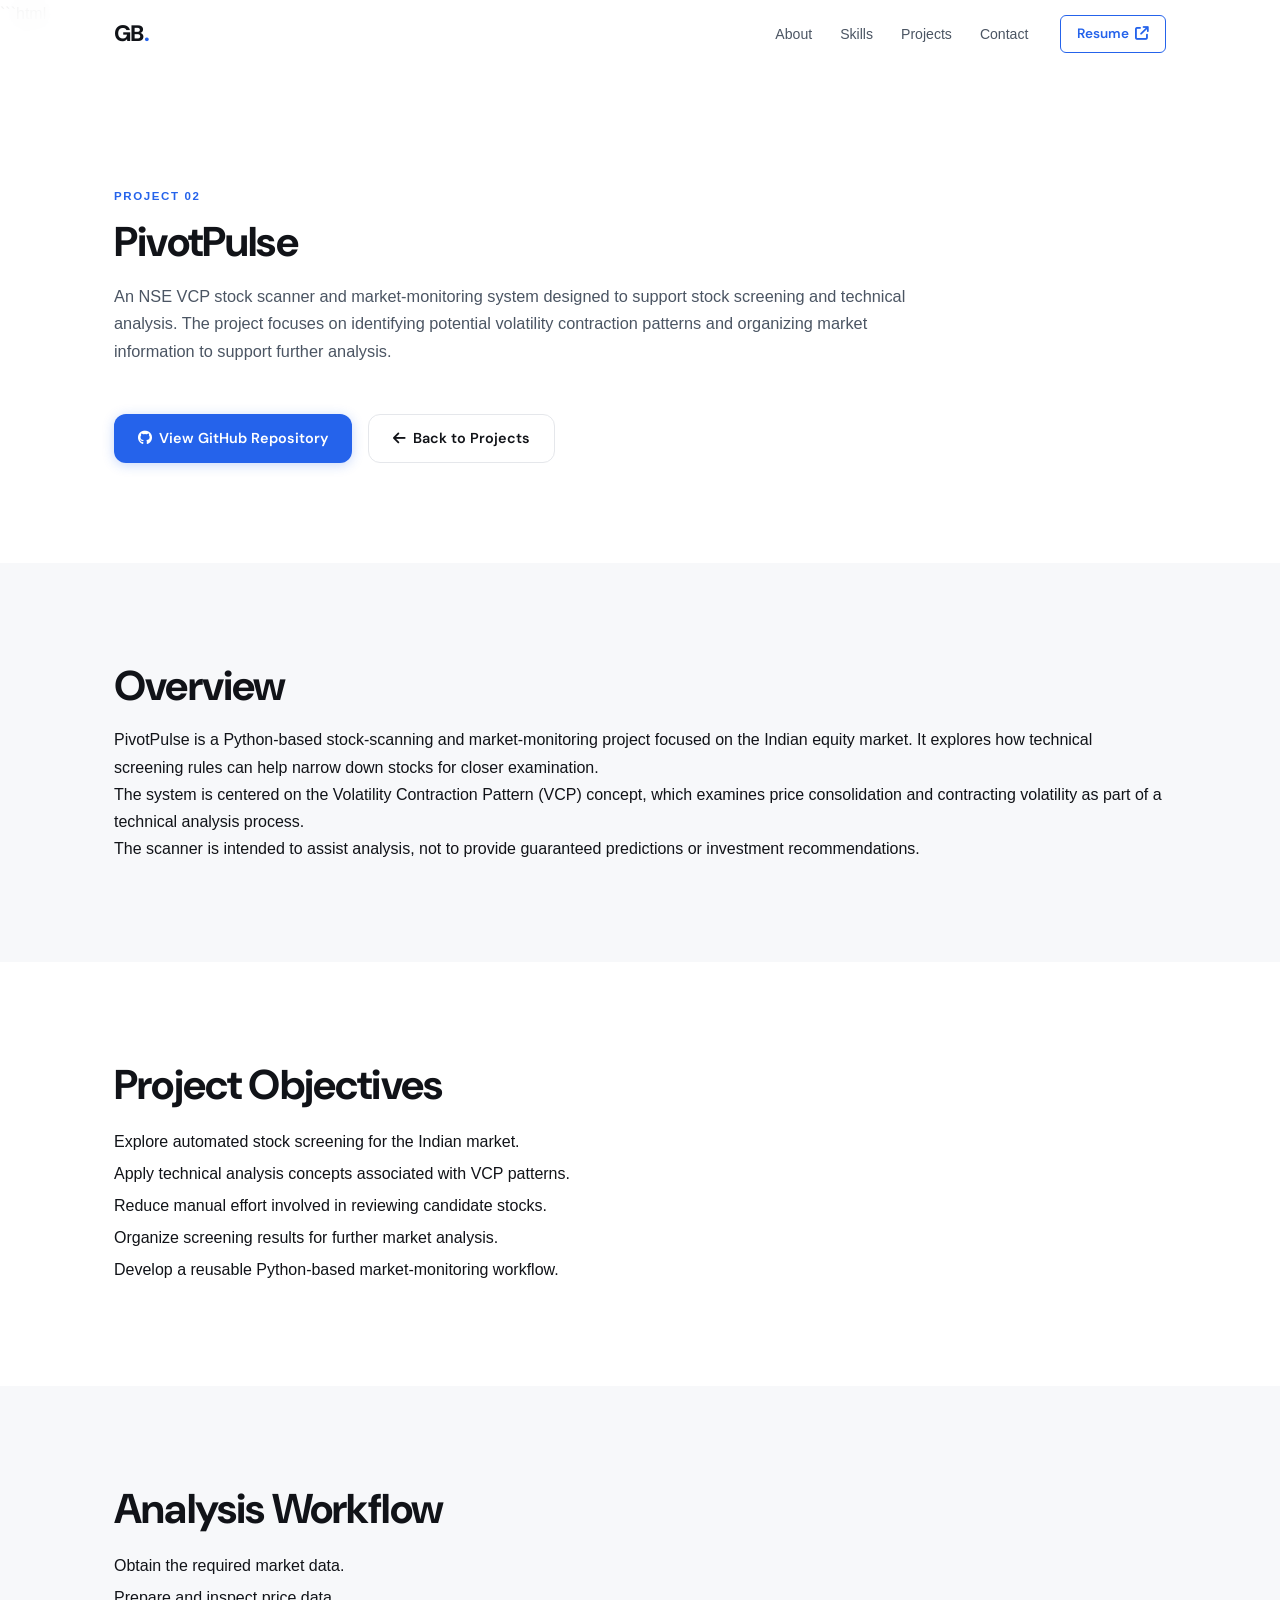
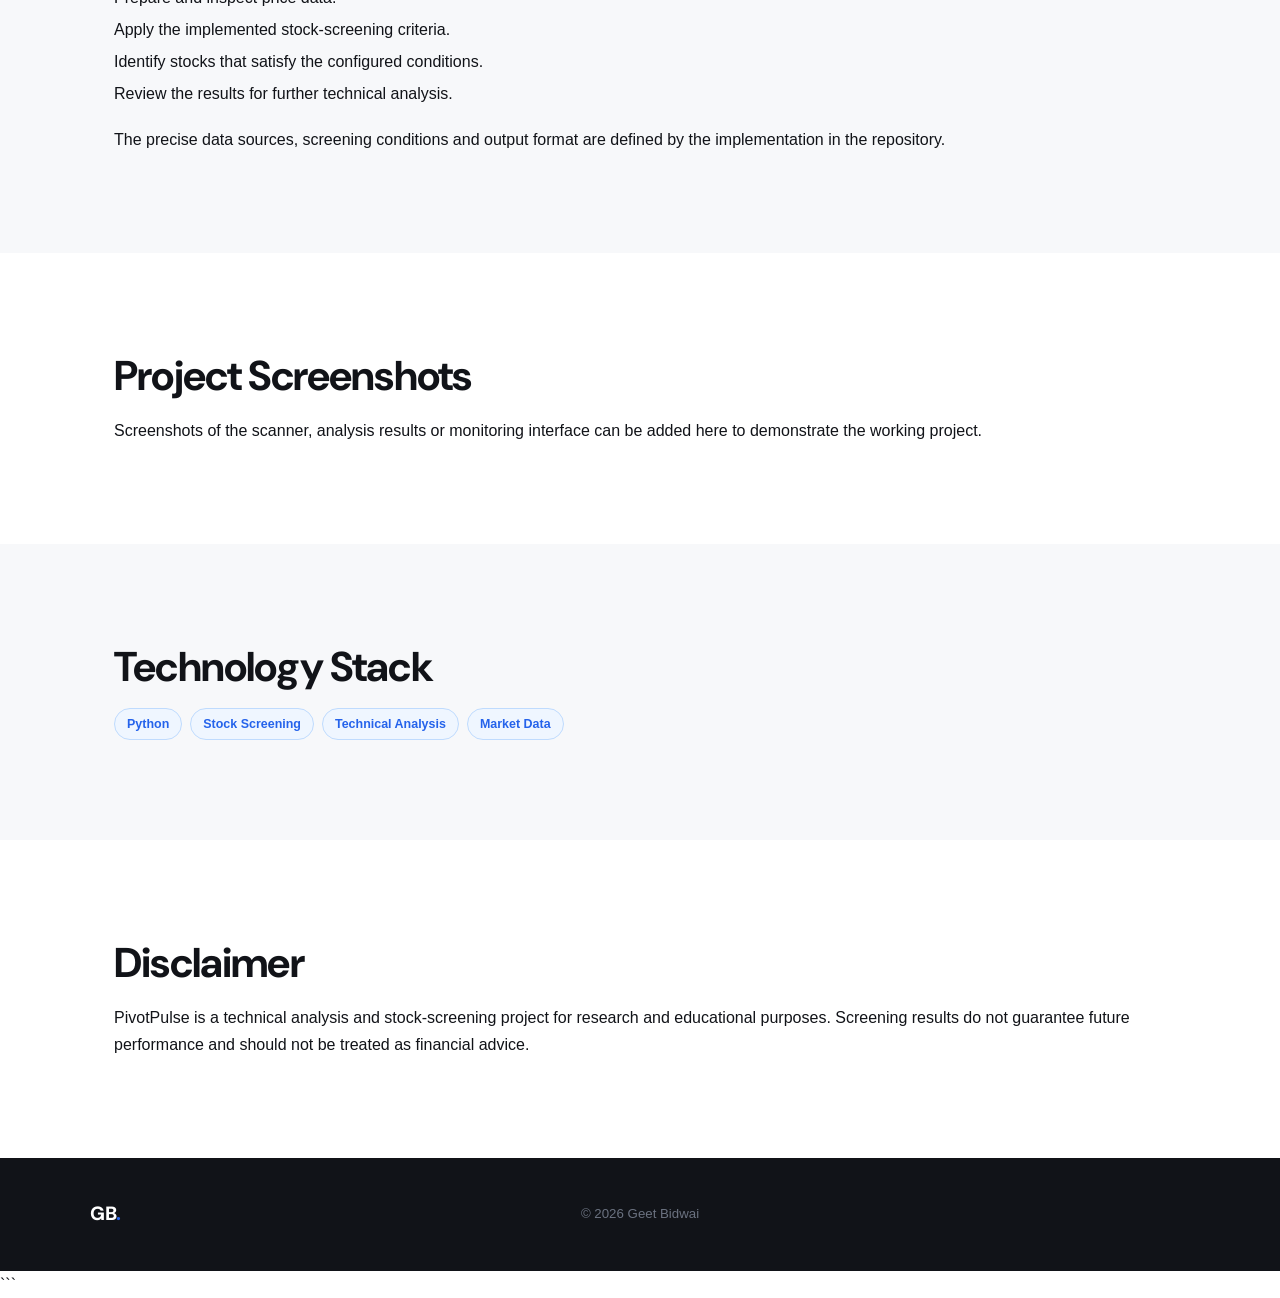
<file: projects/pivotpulse.html>
```html
<!DOCTYPE html>
<html lang="en">
<head>
  <meta charset="UTF-8">
  <meta name="viewport" content="width=device-width, initial-scale=1.0">

  <title>PivotPulse | Geet Bidwai</title>

  <link rel="stylesheet" href="../style.css">

  <link href="https://fonts.googleapis.com/css2?family=DM+Sans:wght@300;400;500;600;700;800&display=swap"
        rel="stylesheet">

  <link rel="stylesheet"
        href="https://cdnjs.cloudflare.com/ajax/libs/font-awesome/6.5.0/css/all.min.css">
</head>

<body>

  <!-- NAVBAR -->
  <nav class="navbar">
    <div class="nav-inner">
      <a href="../index.html" class="nav-logo">GB<span>.</span></a>

      <ul class="nav-links">
        <li><a href="../index.html#about">About</a></li>
        <li><a href="../index.html#skills">Skills</a></li>
        <li><a href="../index.html#projects">Projects</a></li>
        <li><a href="../index.html#contact">Contact</a></li>
      </ul>

      <a href="../assets/resume.pdf"
         target="_blank"
         rel="noopener noreferrer"
         class="nav-cta">
        Resume <i class="fas fa-arrow-up-right-from-square"></i>
      </a>
    </div>
  </nav>

  <!-- HERO -->
  <section class="section" style="padding-top: 10rem;">
    <div class="container">

      <div class="section-eyebrow">Project 02</div>

      <h1 class="section-title">PivotPulse</h1>

      <p class="section-sub" style="max-width: 800px;">
        An NSE VCP stock scanner and market-monitoring system
        designed to support stock screening and technical analysis.
        The project focuses on identifying potential volatility
        contraction patterns and organizing market information
        to support further analysis.
      </p>

      <div style="margin-top: 2rem; display: flex; gap: 1rem; flex-wrap: wrap;">
        <a href="https://github.com/GeetBidwai/PivotPulse"
           target="_blank"
           rel="noopener noreferrer"
           class="btn btn--primary">
          <i class="fab fa-github"></i> View GitHub Repository
        </a>

        <a href="../index.html#projects" class="btn btn--outline">
          <i class="fas fa-arrow-left"></i> Back to Projects
        </a>
      </div>

    </div>
  </section>

  <!-- OVERVIEW -->
  <section class="section section--alt">
    <div class="container">

      <h2 class="section-title">Overview</h2>

      <p>
        PivotPulse is a Python-based stock-scanning and
        market-monitoring project focused on the Indian equity
        market. It explores how technical screening rules can
        help narrow down stocks for closer examination.
      </p>

      <p>
        The system is centered on the Volatility Contraction
        Pattern (VCP) concept, which examines price consolidation
        and contracting volatility as part of a technical
        analysis process.
      </p>

      <p>
        The scanner is intended to assist analysis, not to provide
        guaranteed predictions or investment recommendations.
      </p>

    </div>
  </section>

  <!-- OBJECTIVES -->
  <section class="section">
    <div class="container">

      <h2 class="section-title">Project Objectives</h2>

      <ul style="line-height: 2;">
        <li>Explore automated stock screening for the Indian market.</li>
        <li>Apply technical analysis concepts associated with VCP patterns.</li>
        <li>Reduce manual effort involved in reviewing candidate stocks.</li>
        <li>Organize screening results for further market analysis.</li>
        <li>Develop a reusable Python-based market-monitoring workflow.</li>
      </ul>

    </div>
  </section>

  <!-- WORKFLOW -->
  <section class="section section--alt">
    <div class="container">

      <h2 class="section-title">Analysis Workflow</h2>

      <ul style="line-height: 2;">
        <li>Obtain the required market data.</li>
        <li>Prepare and inspect price data.</li>
        <li>Apply the implemented stock-screening criteria.</li>
        <li>Identify stocks that satisfy the configured conditions.</li>
        <li>Review the results for further technical analysis.</li>
      </ul>

      <p style="margin-top: 1rem;">
        The precise data sources, screening conditions and output
        format are defined by the implementation in the repository.
      </p>

    </div>
  </section>

  <!-- SCREENSHOTS -->
  <section class="section">
    <div class="container">

      <h2 class="section-title">Project Screenshots</h2>

      <p>
        Screenshots of the scanner, analysis results or monitoring
        interface can be added here to demonstrate the working project.
      </p>

      <!-- Add actual screenshots here when available. -->

    </div>
  </section>

  <!-- TECHNOLOGY -->
  <section class="section section--alt">
    <div class="container">

      <h2 class="section-title">Technology Stack</h2>

      <div class="project-tags">
        <span class="tag">Python</span>
        <span class="tag">Stock Screening</span>
        <span class="tag">Technical Analysis</span>
        <span class="tag">Market Data</span>
      </div>

    </div>
  </section>

  <!-- DISCLAIMER -->
  <section class="section">
    <div class="container">

      <h2 class="section-title">Disclaimer</h2>

      <p>
        PivotPulse is a technical analysis and stock-screening
        project for research and educational purposes. Screening
        results do not guarantee future performance and should
        not be treated as financial advice.
      </p>

    </div>
  </section>

  <!-- FOOTER -->
  <footer class="footer">
    <div class="footer-inner">
      <span class="footer-logo">GB<span>.</span></span>
      <p class="footer-copy">© 2026 Geet Bidwai</p>
    </div>
  </footer>

</body>
</html>
```
</file>
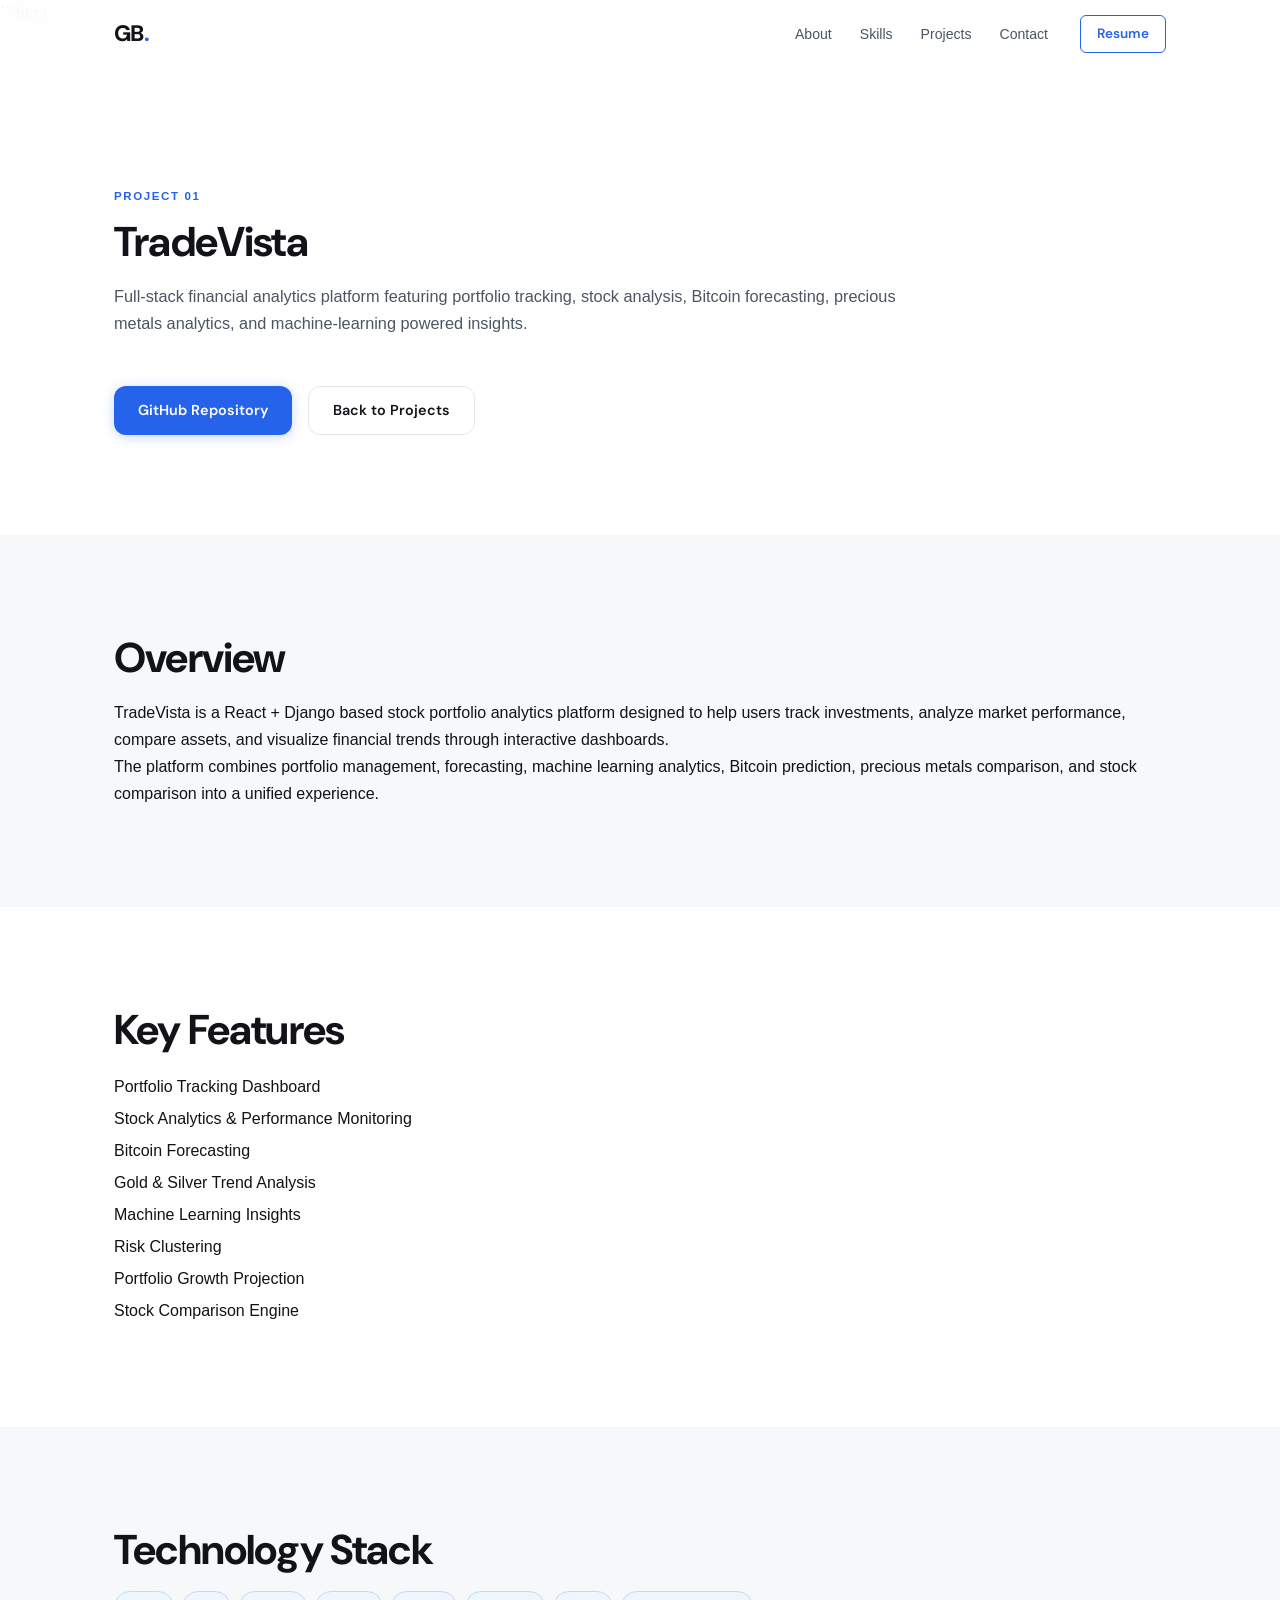
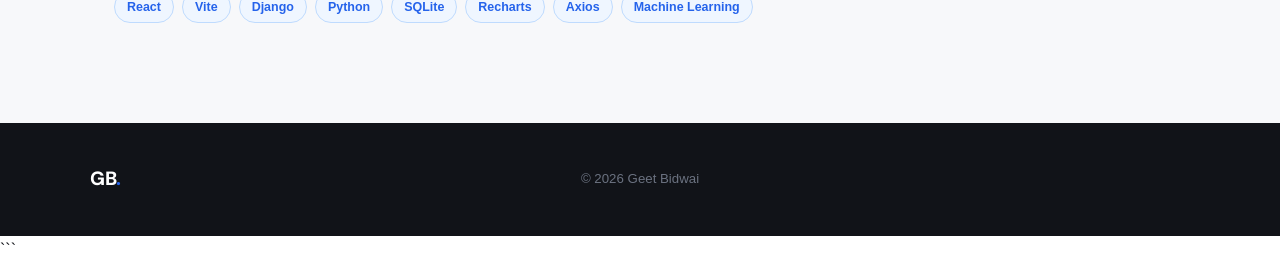
<file: projects/tradevista.html>
```html
<!DOCTYPE html>
<html lang="en">
<head>
  <meta charset="UTF-8" />
  <meta name="viewport" content="width=device-width, initial-scale=1.0"/>
  <title>TradeVista | Geet Bidwai</title>

  <link rel="stylesheet" href="../style.css" />

  <link href="https://fonts.googleapis.com/css2?family=DM+Sans:wght@300;400;500;600;700;800&display=swap" rel="stylesheet"/>

  <link rel="stylesheet"
        href="https://cdnjs.cloudflare.com/ajax/libs/font-awesome/6.5.0/css/all.min.css"/>
</head>

<body>

  <!-- NAVBAR -->
  <nav class="navbar">
    <div class="nav-inner">
      <a href="../index.html" class="nav-logo">GB<span>.</span></a>

      <ul class="nav-links">
        <li><a href="../index.html#about">About</a></li>
        <li><a href="../index.html#skills">Skills</a></li>
        <li><a href="../index.html#projects">Projects</a></li>
        <li><a href="../index.html#contact">Contact</a></li>
      </ul>

      <a href="../assets/resume.pdf"
         target="_blank"
         class="nav-cta">
        Resume
      </a>
    </div>
  </nav>

  <!-- HERO -->
  <section class="section" style="padding-top:10rem;">
    <div class="container">

      <div class="section-eyebrow">
        Project 01
      </div>

      <h1 class="section-title">
        TradeVista
      </h1>

      <p class="section-sub" style="max-width:800px;">
        Full-stack financial analytics platform featuring portfolio tracking,
        stock analysis, Bitcoin forecasting, precious metals analytics,
        and machine-learning powered insights.
      </p>

      <div style="margin-top:2rem; display:flex; gap:1rem; flex-wrap:wrap;">
        <a href="#" class="btn btn--primary">
          GitHub Repository
        </a>

        <a href="../index.html#projects"
           class="btn btn--outline">
          Back to Projects
        </a>
      </div>

    </div>
  </section>

  <!-- OVERVIEW -->
  <section class="section section--alt">
    <div class="container">

      <h2 class="section-title">Overview</h2>

      <p>
        TradeVista is a React + Django based stock portfolio analytics
        platform designed to help users track investments, analyze
        market performance, compare assets, and visualize financial
        trends through interactive dashboards.
      </p>

      <p>
        The platform combines portfolio management, forecasting,
        machine learning analytics, Bitcoin prediction,
        precious metals comparison, and stock comparison
        into a unified experience.
      </p>

    </div>
  </section>

  <!-- FEATURES -->
  <section class="section">
    <div class="container">

      <h2 class="section-title">Key Features</h2>

      <ul style="line-height:2;">
        <li>Portfolio Tracking Dashboard</li>
        <li>Stock Analytics & Performance Monitoring</li>
        <li>Bitcoin Forecasting</li>
        <li>Gold & Silver Trend Analysis</li>
        <li>Machine Learning Insights</li>
        <li>Risk Clustering</li>
        <li>Portfolio Growth Projection</li>
        <li>Stock Comparison Engine</li>
      </ul>

    </div>
  </section>

  <!-- TECH STACK -->
  <section class="section section--alt">
    <div class="container">

      <h2 class="section-title">Technology Stack</h2>

      <div class="project-tags">
        <span class="tag">React</span>
        <span class="tag">Vite</span>
        <span class="tag">Django</span>
        <span class="tag">Python</span>
        <span class="tag">SQLite</span>
        <span class="tag">Recharts</span>
        <span class="tag">Axios</span>
        <span class="tag">Machine Learning</span>
      </div>

    </div>
  </section>

  <!-- FOOTER -->
  <footer class="footer">
    <div class="footer-inner">
      <span class="footer-logo">GB<span>.</span></span>
      <p class="footer-copy">
        © 2026 Geet Bidwai
      </p>
    </div>
  </footer>

</body>
</html>
```
</file>
<file: style.css>
/* ══════════════════════════════════════════
   GEET BIDWAI — LIGHT MINIMAL PORTFOLIO
   Clean white + sharp blue accent system
   ══════════════════════════════════════════ */

:root {
  --white: #ffffff;
  --bg-soft: #F7F8FA;
  --bg-card: #ffffff;
  --ink: #111318;
  --ink-2: #4B5563;
  --ink-3: #9CA3AF;
  --accent: #2563EB;
  --accent-light: #EFF6FF;
  --accent-mid: #BFDBFE;
  --border: #E5E7EB;
  --border-hover: #2563EB;
  --radius-sm: 6px;
  --radius-md: 12px;
  --radius-lg: 18px;
  --font-display: 'DM Sans', sans-serif;
  --font-body: 'Inter', sans-serif;
  --transition: 0.22s cubic-bezier(0.4, 0, 0.2, 1);
  --shadow-sm: 0 1px 4px rgba(0,0,0,0.06);
  --shadow-md: 0 4px 20px rgba(0,0,0,0.08);
  --shadow-lg: 0 8px 40px rgba(0,0,0,0.10);
}

*, *::before, *::after { box-sizing: border-box; margin: 0; padding: 0; }
html { scroll-behavior: smooth; scroll-padding-top: 72px; }
body {
  background: var(--white);
  color: var(--ink);
  font-family: var(--font-body);
  font-size: 16px;
  line-height: 1.7;
  overflow-x: hidden;
}
img { max-width: 100%; display: block; }
a { color: inherit; text-decoration: none; }
ul { list-style: none; }
button { font-family: inherit; outline: none; border: none; cursor: pointer; }

.container { max-width: 1100px; margin: 0 auto; padding: 0 1.5rem; }

/* ── SECTION BASE ── */
.section { padding: 100px 0; }
.section--alt { background: var(--bg-soft); }

.section-eyebrow {
  display: inline-block;
  font-size: 0.72rem;
  font-weight: 600;
  letter-spacing: 0.14em;
  text-transform: uppercase;
  color: var(--accent);
  margin-bottom: 0.75rem;
}
.section-title {
  font-family: var(--font-display);
  font-size: clamp(1.9rem, 4vw, 2.6rem);
  font-weight: 700;
  color: var(--ink);
  line-height: 1.15;
  margin-bottom: 1rem;
  letter-spacing: -0.02em;
}
.section-sub {
  font-size: 1.02rem;
  color: var(--ink-2);
  max-width: 500px;
  margin-bottom: 3rem;
}

/* ── BUTTONS ── */
.btn {
  display: inline-flex;
  align-items: center;
  gap: 0.45rem;
  padding: 0.7rem 1.5rem;
  border-radius: var(--radius-md);
  font-family: var(--font-display);
  font-weight: 600;
  font-size: 0.9rem;
  cursor: pointer;
  transition: all var(--transition);
  white-space: nowrap;
}
.btn--primary {
  background: var(--accent);
  color: #fff;
  box-shadow: 0 2px 12px rgba(37,99,235,0.25);
}
.btn--primary:hover {
  background: #1d4ed8;
  transform: translateY(-2px);
  box-shadow: 0 6px 24px rgba(37,99,235,0.3);
}
.btn--outline {
  background: transparent;
  color: var(--ink);
  border: 1.5px solid var(--border);
}
.btn--outline:hover {
  border-color: var(--accent);
  color: var(--accent);
  transform: translateY(-2px);
}
.btn--ghost {
  background: transparent;
  color: var(--accent);
  border: 1.5px solid var(--accent-mid);
  padding: 0.5rem 1.1rem;
  font-size: 0.85rem;
}
.btn--ghost:hover {
  background: var(--accent-light);
  border-color: var(--accent);
  transform: translateY(-2px);
}

/* ── TAGS ── */
.tag {
  display: inline-flex;
  padding: 0.28rem 0.75rem;
  background: var(--accent-light);
  border: 1px solid var(--accent-mid);
  border-radius: 100px;
  font-size: 0.78rem;
  font-weight: 600;
  color: var(--accent);
}

/* ── REVEAL ── */
.reveal {
  opacity: 0;
  transform: translateY(24px);
  transition: opacity 0.6s ease, transform 0.6s ease;
}
.revealed { opacity: 1; transform: translateY(0); }

/* ════════════════════════════════
   NAVBAR
   ════════════════════════════════ */
.navbar {
  position: fixed;
  top: 0; left: 0; right: 0;
  z-index: 1000;
  background: rgba(255,255,255,0.9);
  backdrop-filter: blur(16px);
  border-bottom: 1px solid transparent;
  transition: border-color var(--transition), box-shadow var(--transition);
}
.navbar.scrolled {
  border-bottom-color: var(--border);
  box-shadow: var(--shadow-sm);
}
.nav-inner {
  max-width: 1100px;
  margin: 0 auto;
  padding: 0 1.5rem;
  height: 68px;
  display: flex;
  align-items: center;
  gap: 2rem;
}
.nav-logo {
  font-family: var(--font-display);
  font-size: 1.4rem;
  font-weight: 800;
  color: var(--ink);
  letter-spacing: -0.03em;
  margin-right: auto;
}
.nav-logo span { color: var(--accent); }
.nav-links { display: flex; gap: 1.75rem; }
.nav-links a {
  font-size: 0.88rem;
  font-weight: 500;
  color: var(--ink-2);
  transition: color var(--transition);
  position: relative;
}
.nav-links a::after {
  content: '';
  position: absolute;
  bottom: -3px; left: 0;
  width: 0; height: 2px;
  background: var(--accent);
  border-radius: 2px;
  transition: width var(--transition);
}
.nav-links a:hover, .nav-links a.active { color: var(--accent); }
.nav-links a:hover::after, .nav-links a.active::after { width: 100%; }
.nav-cta {
  font-family: var(--font-display);
  font-size: 0.85rem;
  font-weight: 600;
  color: var(--accent);
  border: 1.5px solid var(--accent);
  padding: 0.42rem 1rem;
  border-radius: var(--radius-sm);
  transition: all var(--transition);
  display: flex; align-items: center; gap: 0.35rem;
}
.nav-cta:hover {
  background: var(--accent);
  color: #fff;
}
.hamburger {
  display: none;
  flex-direction: column;
  gap: 5px;
  background: transparent;
  padding: 4px;
}
.hamburger span {
  display: block;
  width: 22px; height: 2px;
  background: var(--ink);
  border-radius: 2px;
  transition: all var(--transition);
}
.hamburger.open span:nth-child(1) { transform: translateY(7px) rotate(45deg); }
.hamburger.open span:nth-child(2) { opacity: 0; }
.hamburger.open span:nth-child(3) { transform: translateY(-7px) rotate(-45deg); }
.mobile-menu {
  display: none;
  flex-direction: column;
  background: #fff;
  border-top: 1px solid var(--border);
  padding: 1rem 1.5rem 1.5rem;
}
.mobile-menu.open { display: flex; }
.mobile-menu a {
  padding: 0.8rem 0;
  border-bottom: 1px solid var(--border);
  color: var(--ink-2);
  font-weight: 500;
  font-size: 0.95rem;
  transition: color var(--transition);
}
.mobile-menu a:last-child { border-bottom: none; }
.mobile-menu a:hover { color: var(--accent); }
.mobile-cta {
  margin-top: 0.75rem;
  color: var(--accent) !important;
  border: none !important;
  font-weight: 600 !important;
}

/* ════════════════════════════════
   HERO
   ════════════════════════════════ */
.hero {
  min-height: 100vh;
  display: flex;
  align-items: center;
  padding: 100px 1.5rem 80px;
  position: relative;
  overflow: hidden;
  background:
    linear-gradient(
      rgba(255,255,255,0.50),
      rgba(255,255,255,0.60)
    ),
    url("images/hero.jpeg");
  background-size: cover;
  background-position: center;
  background-repeat: no-repeat;
}
.hero::before {
  content: '';
  position: absolute;
  top: -60px; right: -80px;
  width: 520px; height: 520px;
  background: radial-gradient(circle, rgba(239,246,255,0.6) 0%, transparent 70%);
  pointer-events: none;
}
.hero-inner {
  max-width: 1100px;
  width: 100%;
  margin: 0 auto;
  display: grid;
  grid-template-columns: 1fr auto;
  gap: 4rem;
  align-items: center;
}
.hero-eyebrow {
  display: inline-flex;
  align-items: center;
  gap: 0.5rem;
  font-size: 0.82rem;
  font-weight: 600;
  letter-spacing: 0.1em;
  text-transform: uppercase;
  color: var(--accent);
  margin-bottom: 1.5rem;
}
.eyebrow-dot {
  width: 7px; height: 7px;
  border-radius: 50%;
  background: var(--accent);
  animation: blink 2.4s ease-in-out infinite;
}
@keyframes blink {
  0%, 100% { opacity: 1; }
  50% { opacity: 0.3; }
}
.hero-name {
  font-family: var(--font-display);
  font-size: clamp(3.2rem, 7vw, 5.8rem);
  font-weight: 800;
  line-height: 1.03;
  letter-spacing: -0.04em;
  margin-bottom: 1.25rem;
}
.name-hello {
  display: block;
  font-size: clamp(1rem, 2.5vw, 1.2rem);
  font-weight: 400;
  color: var(--ink-2);
  letter-spacing: 0em;
  margin-bottom: 0.25rem;
}
.name-first { color: var(--ink); }
.name-last {
  color: transparent;
  -webkit-text-stroke: 2.5px var(--accent);
}
.hero-role {
  font-family: var(--font-display);
  font-size: 1rem;
  font-weight: 600;
  color: var(--ink-2);
  margin-bottom: 0.75rem;
  letter-spacing: 0.01em;
}
.role-sep { color: var(--accent); margin: 0 0.4rem; }
.hero-tagline {
  font-size: 1.05rem;
  color: var(--ink-2);
  margin-bottom: 2.5rem;
  max-width: 440px;
  line-height: 1.65;
}
.hero-actions {
  display: flex;
  gap: 0.9rem;
  flex-wrap: wrap;
  margin-bottom: 2.5rem;
}
.hero-socials { display: flex; gap: 0.75rem; }
.social-icon {
  width: 40px; height: 40px;
  border-radius: var(--radius-sm);
  border: 1.5px solid var(--border);
  display: flex; align-items: center; justify-content: center;
  color: var(--ink-2);
  font-size: 0.9rem;
  transition: all var(--transition);
  background: var(--white);
}
.social-icon:hover {
  border-color: var(--accent);
  color: var(--accent);
  transform: translateY(-3px);
  box-shadow: var(--shadow-sm);
}

/* Hero photo */
.hero-photo-wrap {
  width: 260px;
  height: 300px;
  border-radius: var(--radius-lg);
  overflow: hidden;
  border: 1px solid var(--border);
  box-shadow: var(--shadow-lg);
  flex-shrink: 0;
  position: relative;
}
.hero-photo-wrap::after {
  content: '';
  position: absolute;
  inset: 0;
  border-radius: var(--radius-lg);
  box-shadow: inset 0 0 0 1px rgba(37,99,235,0.1);
}
.hero-photo-wrap img {
  width: 100%; height: 100%;
  object-fit: cover;
  object-position: top center;
}

/* ════════════════════════════════
   ABOUT
   ════════════════════════════════ */
.about-grid {
  display: grid;
  grid-template-columns: 1fr 1fr;
  gap: 5rem;
  align-items: start;
}
.about-bio p {
  color: var(--ink-2);
  margin-bottom: 1.2rem;
  font-size: 1.02rem;
}
.about-bio p strong { color: var(--ink); font-weight: 600; }
.about-stats {
  display: grid;
  grid-template-columns: 1fr 1fr;
  gap: 1rem;
}
.stat-card {
  background: var(--bg-card);
  border: 1px solid var(--border);
  border-radius: var(--radius-lg);
  padding: 1.75rem 1.25rem;
  display: flex;
  flex-direction: column;
  align-items: center;
  text-align: center;
  gap: 0.3rem;
  transition: all var(--transition);
  box-shadow: var(--shadow-sm);
}
.stat-card:hover {
  border-color: var(--accent);
  transform: translateY(-4px);
  box-shadow: var(--shadow-md);
}
.stat-icon {
  width: 40px; height: 40px;
  border-radius: var(--radius-sm);
  background: var(--accent-light);
  display: flex; align-items: center; justify-content: center;
  color: var(--accent);
  font-size: 1rem;
  margin-bottom: 0.5rem;
}
.stat-num {
  font-family: var(--font-display);
  font-size: 2.2rem;
  font-weight: 800;
  color: var(--accent);
  line-height: 1;
}
.stat-plus {
  font-family: var(--font-display);
  font-size: 1.2rem;
  font-weight: 700;
  color: var(--accent);
}
.stat-lbl {
  font-size: 0.8rem;
  font-weight: 500;
  color: var(--ink-3);
  text-transform: uppercase;
  letter-spacing: 0.07em;
  margin-top: 0.1rem;
}

/* ════════════════════════════════
   SKILLS
   ════════════════════════════════ */
.skills-icon-grid {
  display: flex;
  flex-wrap: wrap;
  gap: 1rem;
  justify-content: flex-start;
}
.skill-icon-card {
  display: flex;
  flex-direction: column;
  align-items: center;
  gap: 0.6rem;
  background: var(--white);
  border: 1px solid var(--border);
  border-radius: var(--radius-md);
  padding: 1.25rem 1rem;
  min-width: 88px;
  transition: all var(--transition);
  box-shadow: var(--shadow-sm);
}
.skill-icon-card:hover {
  border-color: var(--accent);
  transform: translateY(-4px);
  box-shadow: var(--shadow-md);
}
.skill-icon-card img {
  width: 38px; height: 38px;
  object-fit: contain;
}
.skill-icon-card span {
  font-size: 0.78rem;
  font-weight: 600;
  color: var(--ink-2);
}

/* ════════════════════════════════
   PROJECTS
   ════════════════════════════════ */
.projects-header {
  display: flex;
  align-items: flex-end;
  justify-content: space-between;
  margin-bottom: 2.5rem;
  gap: 1rem;
}
.projects-header .section-title { margin-bottom: 0; }
.projects-grid {
  display: grid;
  grid-template-columns: repeat(2, 1fr);
  gap: 1.25rem;
}
.project-card {
  background: var(--white);
  border: 1px solid var(--border);
  border-radius: var(--radius-lg);
  padding: 0;
  overflow: hidden;
  transition: all var(--transition);
  box-shadow: var(--shadow-sm);
  display: flex;
  flex-direction: column;
}
.project-card:hover {
  border-color: var(--accent);
  transform: translateY(-5px);
  box-shadow: var(--shadow-lg);
}
.project-card__thumb {
  width: 100%;
  height: 160px;
  background: var(--bg-soft);
  border-bottom: 1px solid var(--border);
  overflow: hidden;
  display: flex;
  align-items: center;
  justify-content: center;
  color: var(--ink-3);
  font-size: 2rem;
}
.project-card__thumb img {
  width: 100%; height: 100%;
  object-fit: cover;
  transition: transform 0.4s ease;
}
.project-card:hover .project-card__thumb img { transform: scale(1.04); }
.project-card__body {
  padding: 1.5rem;
  display: flex;
  flex-direction: column;
  gap: 0.75rem;
  flex: 1;
}
.project-card__header {
  display: flex;
  align-items: center;
  justify-content: space-between;
}
.project-num {
  font-size: 0.72rem;
  font-weight: 700;
  letter-spacing: 0.1em;
  color: var(--accent);
  opacity: 0.6;
}
.project-links { display: flex; gap: 0.6rem; }
.project-links a {
  color: var(--ink-3);
  font-size: 0.88rem;
  transition: color var(--transition);
}
.project-links a:hover { color: var(--accent); }
.project-title {
  font-family: var(--font-display);
  font-size: 1.08rem;
  font-weight: 700;
  color: var(--ink);
}
.project-desc { font-size: 0.9rem; color: var(--ink-2); flex: 1; }
.project-tags { display: flex; flex-wrap: wrap; gap: 0.5rem; margin-top: auto; }

.project-card--cta {
  border-style: dashed;
  border-color: var(--accent-mid);
  background: var(--accent-light);
  box-shadow: none;
  align-items: center;
  justify-content: center;
  min-height: 200px;
}
.project-card--cta:hover {
  border-color: var(--accent);
  box-shadow: var(--shadow-md);
}
.cta-card-inner {
  display: flex;
  flex-direction: column;
  align-items: center;
  gap: 1rem;
  text-align: center;
  padding: 2rem;
}
.cta-icon { font-size: 2rem; color: var(--accent); opacity: 0.5; }
.cta-card-inner p { color: var(--ink-2); font-size: 0.95rem; }

/* ════════════════════════════════
   PHOTOGRAPHY
   ════════════════════════════════ */
.photography-header {
  display: flex;
  align-items: flex-end;
  justify-content: space-between;
  margin-bottom: 2.5rem;
  gap: 1rem;
}
.photography-header .section-title { margin-bottom: 0; }
.photo-grid {
  display: grid;
  grid-template-columns: repeat(4, 1fr);
  gap: 1rem;
}
.gallery-img {
  width: 100%;
  height: 220px;
  object-fit: cover;
  border-radius: var(--radius-md);
  border: 1px solid var(--border);
  transition: transform 0.4s ease, box-shadow 0.3s ease;
  display: block;
}
.gallery-img:hover {
  transform: scale(1.03);
  box-shadow: var(--shadow-md);
}

/* ════════════════════════════════
   CONTACT
   ════════════════════════════════ */
.contact {
  background:
    linear-gradient(rgba(255,255,255,0.50), rgba(255,255,255,0.60)),
    url("images/footer.jpeg") !important;
  background-size: cover !important;
  background-position: center !important;
  background-repeat: no-repeat !important;
}
.contact-info-row {
  display: flex;
  gap: 1.1rem;
  flex-wrap: wrap;
}
.contact-info-card {
  display: flex;
  align-items: center;
  gap: 0.9rem;
  background: var(--white);
  border: 1px solid var(--border);
  border-radius: var(--radius-md);
  padding: 1rem 1.3rem;
  transition: all var(--transition);
  flex: 1;
  min-width: 200px;
  box-shadow: var(--shadow-sm);
}
.contact-info-card:hover {
  border-color: var(--accent);
  transform: translateY(-3px);
  box-shadow: var(--shadow-md);
}
.contact-info-card__icon {
  width: 38px; height: 38px;
  border-radius: var(--radius-sm);
  background: var(--accent-light);
  border: 1px solid var(--accent-mid);
  display: flex; align-items: center; justify-content: center;
  color: var(--accent);
  flex-shrink: 0;
  font-size: 0.9rem;
}
.contact-info-card__text span {
  display: block;
  font-size: 0.75rem;
  color: var(--ink-3);
  text-transform: uppercase;
  letter-spacing: 0.07em;
  font-weight: 600;
  margin-bottom: 0.1rem;
}
.contact-info-card__text p {
  font-size: 0.88rem;
  color: var(--ink-2);
  margin: 0;
}

/* ════════════════════════════════
   FOOTER
   ════════════════════════════════ */
.footer {
  background: var(--ink);
  padding: 2.5rem 1.5rem;
}
.footer-inner {
  max-width: 1100px;
  margin: 0 auto;
  display: grid;
  grid-template-columns: 1fr auto 1fr;
  align-items: center;
  gap: 1rem;
}
.footer-logo {
  font-family: var(--font-display);
  font-size: 1.2rem;
  font-weight: 800;
  color: #fff;
  letter-spacing: -0.02em;
}
.footer-logo span { color: var(--accent); }
.footer-copy {
  justify-self: center;
  margin: 0;
  font-size: 0.83rem;
  color: #6B7280;
  text-align: center;
}
.footer-socials {
  justify-self: end;
  display: flex;
  gap: 0.75rem;
}
.footer-socials a {
  color: #6B7280;
  font-size: 1rem;
  transition: color var(--transition);
}
.footer-socials a:hover { color: #fff; }

/* ════════════════════════════════
   RESPONSIVE — MOBILE FIRST
   ════════════════════════════════ */
@media (max-width: 1024px) {
  .hero-photo-wrap { width: 220px; height: 260px; }
}

@media (max-width: 900px) {
  .section { padding: 80px 0; }
  .nav-links, .nav-cta { display: none; }
  .hamburger { display: flex; }

  .hero { padding: 80px 1.5rem 40px; min-height: auto; }
  .hero-inner {
    grid-template-columns: 1fr;
    gap: 2.5rem;
    text-align: center;
  }
  .hero-photo-wrap { margin: 0 auto; width: 200px; height: 240px; }
  .hero-actions { justify-content: center; }
  .hero-socials { justify-content: center; }
  .hero-tagline { max-width: 100%; margin: 0 auto 2.5rem; }
  .name-last { -webkit-text-stroke-width: 2px; }

  .about-grid { grid-template-columns: 1fr; gap: 3rem; }
  .about-stats { grid-template-columns: repeat(2, 1fr); }

  .projects-header { flex-direction: column; align-items: flex-start; }
  .projects-grid { grid-template-columns: 1fr; }

  .photography-header { flex-direction: column; align-items: flex-start; }
  .photo-grid { grid-template-columns: repeat(2, 1fr); }

  .contact-info-row { flex-direction: column; }

  .footer-inner {
    display: flex;
    flex-direction: column;
    text-align: center;
  }
}

@media (max-width: 560px) {
  .section { padding: 64px 0; }
  .hero-name { font-size: clamp(2.8rem, 12vw, 3.5rem); }
  .about-stats { grid-template-columns: repeat(2, 1fr); }
  .photo-grid { grid-template-columns: repeat(2, 1fr); }
  .gallery-img { height: 130px; }
  .skills-icon-grid { justify-content: center; }
  .hero-actions { flex-direction: column; align-items: center; }
  .hero-actions .btn { width: 100%; justify-content: center; }
  .stat-card{padding:1rem;}
  .stat-num{font-size:1.7rem;}
  .stat-icon{width:32px;height:32px;}
  .project-card__body{padding:1rem;}
  .project-desc{font-size:0.85rem;}
  .project-card__thumb{height:130px;}
  .contact-info-card{padding:0.8rem 1rem;}
  .contact-info-card__icon{width:32px;height:32px;}
  .contact-info-card__text p{font-size:0.8rem;}
  .section-title{font-size:2rem;}
}


@media (max-width: 380px) {
  .photo-grid { grid-template-columns: 1fr; }
  .about-stats { grid-template-columns: 1fr 1fr; }
}

/* Instagram handle */
.photography-handle {
    margin-top: 12px;
    color: var(--accent);
    font-weight: 600;
    font-size: 0.95rem;
}

@media (prefers-reduced-motion: reduce) {
  *, *::before, *::after {
    animation-duration: 0.01ms !important;
    transition-duration: 0.01ms !important;
  }
}


/* ── CREATIVE ABOUT SECTION ── */

.about-creative {
  position: relative;
  padding: 2rem;
  overflow: hidden;
  background: #fff;
  border: 1px solid var(--border);
  border-radius: 4px 28px 4px 28px;
  box-shadow: var(--shadow-sm);
}

.creative-topline {
  display: flex;
  justify-content: space-between;
  align-items: center;
  padding-bottom: 1rem;
  border-bottom: 1px solid var(--border);
  color: var(--ink-3);
  font-size: 0.7rem;
  font-weight: 700;
  letter-spacing: 0.14em;
}

.creative-spark {
  color: var(--accent);
  font-size: 1.8rem;
  animation: creative-spin 12s linear infinite;
}

@keyframes creative-spin {
  to { transform: rotate(360deg); }
}

.creative-headline {
  margin: 2rem 0 1rem;
  font-family: var(--font-display);
  font-size: clamp(2rem, 3.4vw, 2.8rem);
  font-weight: 800;
  line-height: 1.12;
  letter-spacing: -0.055em;
}

.creative-headline span {
  color: var(--accent);
}

.creative-intro {
  max-width: 360px;
  margin-bottom: 2rem;
  color: var(--ink-2);
  font-size: 0.95rem;
  line-height: 1.8;
}

.creative-trail {
  border-top: 1px solid var(--border);
}

.creative-item {
  display: grid;
  grid-template-columns: 30px 1fr 24px;
  align-items: center;
  gap: 0.8rem;
  padding: 1.1rem 0;
  border-bottom: 1px solid var(--border);
  transition: padding var(--transition);
}

.creative-item:hover {
  padding-left: 0.45rem;
}

.creative-index {
  align-self: start;
  padding-top: 0.15rem;
  color: var(--accent);
  font-size: 0.72rem;
  font-weight: 700;
}

.creative-item h4 {
  margin-bottom: 0.2rem;
  font-size: 0.82rem;
  letter-spacing: 0.1em;
}

.creative-item p {
  margin: 0;
  color: var(--ink-2);
  font-size: 0.82rem;
  line-height: 1.5;
}

.creative-item > i {
  color: var(--accent);
  font-size: 1rem;
  text-align: center;
  transition: transform var(--transition);
}

.creative-item:hover > i {
  transform: translateY(-3px);
}

.creative-footer {
  display: flex;
  align-items: center;
  justify-content: space-between;
  gap: 1rem;
  padding-top: 1.3rem;
}

.creative-footer > span:first-child {
  color: var(--ink-3);
  font-size: 0.58rem;
  font-weight: 700;
  letter-spacing: 0.08em;
}

.creative-orbit {
  display: flex;
  align-items: center;
  justify-content: center;
  flex-shrink: 0;
  width: 38px;
  height: 38px;
  border: 1px solid var(--accent-mid);
  border-radius: 50%;
  color: var(--ink);
  font-family: var(--font-display);
  font-size: 0.9rem;
  font-weight: 800;
  transform: rotate(-10deg);
}

.creative-orbit span {
  color: var(--accent);
}

@media (max-width: 900px) {
  .about-creative {
    max-width: 600px;
    width: 100%;
    margin: 0 auto;
  }

  .creative-headline {
    font-size: clamp(2.2rem, 6vw, 3rem);
  }
}

@media (max-width: 480px) {
  .about-creative {
    padding: 1.35rem;
  }

  .creative-headline {
    font-size: 2.15rem;
  }

  .creative-footer > span:first-child {
    max-width: 200px;
    line-height: 1.7;
  }
}

@media (prefers-reduced-motion: reduce) {
  .creative-spark {
    animation: none;
  }
}

/* FIX: contain project thumbnail visuals */

.project-card__thumb.visual-erp,
.project-card__thumb.visual-ai,
.project-card__thumb.visual-pivot,
.project-card__thumb.visual-milkman {
  position: relative;
  display: block;
  width: 100%;
  height: 210px;
  min-height: 210px;
  padding: 0;
  overflow: hidden;
  font-size: initial;
  color: inherit;
  flex-shrink: 0;
}

/* Keep decorative labels small */
.project-card__thumb .visual-label {
  left: 14px;
  bottom: 10px;
  width: auto;
  height: auto;
  font-size: 8px;
  line-height: 1.2;
  white-space: nowrap;
}

/* Keep the ERP mockup inside its thumbnail */
.project-card__thumb .erp-window {
  width: min(78%, 390px);
  height: auto;
  top: 24px;
  left: 50%;
  padding: 0;
  font-size: initial;
}

/* Keep the AI network contained */
.project-card__thumb .ai-network {
  width: 240px;
  height: 145px;
  top: 22px;
  left: 50%;
}

/* Keep the chart contained */
.project-card__thumb .pivot-chart {
  left: 10%;
  right: 10%;
  top: 22px;
  width: auto;
  height: auto;
  padding: 13px 16px 9px;
  font-size: initial;
}

/* Ensure Milkman image doesn't inherit thumbnail styles */
.project-card__thumb.visual-milkman img {
  position: absolute;
  inset: 12px 8% 0;
  width: 84%;
  height: 190px;
  max-width: 84%;
  padding: 0;
  object-fit: contain;
}

/* Prevent oversized inherited text */
.project-card__thumb .visual-window-top small,
.project-card__thumb .pivot-chart-heading,
.project-card__thumb .pivot-bottom {
  font-size: 8px;
  line-height: 1.4;
}

@media (max-width: 560px) {
  .project-card__thumb.visual-erp,
  .project-card__thumb.visual-ai,
  .project-card__thumb.visual-pivot,
  .project-card__thumb.visual-milkman {
    height: 190px;
    min-height: 190px;
  }

  .project-card__thumb.visual-milkman img {
    height: 170px;
  }
}


/* FINAL ERP THUMBNAIL LAYOUT FIX */

.project-card__thumb.visual-erp {
  display: block !important;
  position: relative;
  height: 210px;
  overflow: hidden;
  background: linear-gradient(135deg, #eff6ff, #f8fafc);
}

.project-card__thumb.visual-erp .erp-window {
  display: block;
  position: absolute;
  width: 78%;
  max-width: 390px;
  height: auto;
  top: 24px;
  left: 50%;
  right: auto;
  bottom: auto;
  margin: 0;
  padding: 0;
  transform: translateX(-50%);
  border: 1px solid #dbe3f0;
  border-radius: 12px;
  background: #fff;
  overflow: hidden;
  animation: none;
}

.project-card__thumb.visual-erp .visual-window-top {
  display: flex;
  position: static;
  width: 100%;
  height: auto;
  padding: 10px 12px;
  align-items: center;
  gap: 5px;
  background: #fff;
  border-bottom: 1px solid #edf0f5;
}

.project-card__thumb.visual-erp .visual-window-top small {
  display: inline-block;
  margin-left: 8px;
  font-size: 8px;
  line-height: 1.4;
  white-space: nowrap;
}

.project-card__thumb.visual-erp .erp-content {
  display: flex;
  position: static;
  min-height: 105px;
  width: 100%;
  background: #fff;
}

.project-card__thumb.visual-erp .erp-side {
  display: flex;
  flex-direction: column;
  gap: 15px;
  padding: 15px 13px;
  background: #f8fafc;
  font-size: 11px;
}

.project-card__thumb.visual-erp .erp-main {
  display: block;
  flex: 1;
  min-width: 0;
  padding: 13px;
}

.project-card__thumb.visual-erp .erp-kpis {
  display: flex;
  gap: 8px;
}

.project-card__thumb.visual-erp .erp-kpis span {
  display: block;
  flex: 1;
  height: 19px;
  background: #dbeafe;
  border-radius: 4px;
}

.project-card__thumb.visual-erp .erp-chart {
  display: flex;
  height: 65px;
  align-items: end;
  justify-content: space-around;
  gap: 8px;
  margin-top: 10px;
  border-bottom: 1px solid #e5e7eb;
}

.project-card__thumb.visual-erp .erp-chart i {
  display: block;
  position: static;
  width: 11%;
  height: var(--bar);
  flex: none;
  background: linear-gradient(#60a5fa, #2563eb);
  border-radius: 3px 3px 0 0;
  animation: erp-bars 2.8s ease-in-out infinite alternate;
}

.project-card__thumb.visual-erp .visual-label {
  position: absolute;
  left: 14px;
  bottom: 10px;
  font-size: 8px;
  line-height: 1.2;
}


/* AI-ANALYST — thumbnail layout repair */

.project-card__thumb.visual-ai {
  display: block !important;
  position: relative;
  height: 210px;
  min-height: 210px;
  overflow: hidden;
  padding: 0;
  background: radial-gradient(circle at 50% 35%, #e0eaff, #f6f8ff 75%);
}

.project-card__thumb.visual-ai .ai-dashboard {
  display: block;
  position: absolute;
  top: 25px;
  left: 50%;
  right: auto;
  bottom: auto;
  width: 82%;
  max-width: 410px;
  height: auto;
  margin: 0;
  padding: 0;
  transform: translateX(-50%);
  background: #fff;
  border: 1px solid #d9e3f5;
  border-radius: 12px;
  overflow: hidden;
}

.project-card__thumb.visual-ai .ai-dashboard-top {
  display: flex;
  position: static;
  align-items: center;
  gap: 10px;
  padding: 12px 14px;
  background: #fff;
  font-size: 8px;
  line-height: 1.4;
}

.project-card__thumb.visual-ai .ai-dashboard-body {
  display: grid;
  grid-template-columns: 1fr 1.15fr;
  gap: 14px;
  padding: 15px;
  background: #fff;
}

.project-card__thumb.visual-ai .ai-source-list {
  display: grid;
  align-content: center;
  gap: 9px;
}

.project-card__thumb.visual-ai .ai-source-list > div {
  display: flex;
  align-items: center;
  gap: 7px;
  padding: 8px;
  background: #fff;
  border: 1px solid #e6edf8;
  border-radius: 6px;
  font-size: 9px;
  line-height: 1.4;
  white-space: nowrap;
}

.project-card__thumb.visual-ai .ai-result {
  display: block;
  padding: 11px;
  background: #f7f9ff;
  border-radius: 8px;
}

.project-card__thumb.visual-ai .ai-result-line {
  display: block;
  height: 5px;
  margin: 8px 0;
  border-radius: 8px;
  background: #dbe5f5;
}

.project-card__thumb.visual-ai .visual-label {
  position: absolute;
  left: 14px;
  bottom: 9px;
  font-size: 8px;
  line-height: 1.3;
}


/* AI-Analyst: fit the entire mockup inside its thumbnail */

.project-card__thumb.visual-ai .ai-dashboard {
  top: 16px;
  width: 82%;
  height: 170px;
  overflow: hidden;
}

.project-card__thumb.visual-ai .ai-dashboard-top {
  padding: 9px 12px;
}

.project-card__thumb.visual-ai .ai-dashboard-body {
  grid-template-columns: 1fr 1.1fr;
  gap: 10px;
  padding: 10px 12px;
}

.project-card__thumb.visual-ai .ai-source-list {
  gap: 6px;
}

.project-card__thumb.visual-ai .ai-source-list > div {
  padding: 6px;
  font-size: 8px;
}

.project-card__thumb.visual-ai .ai-result {
  padding: 8px;
}

.project-card__thumb.visual-ai .ai-result-heading {
  margin-bottom: 7px;
  font-size: 7px;
}

.project-card__thumb.visual-ai .ai-result-highlight {
  margin-top: 8px;
  padding: 6px;
  font-size: 7px;
}

.project-card__thumb.visual-ai .visual-label {
  bottom: 8px;
}


/* Milkman: simple, contained screenshot preview */

.project-card__thumb.visual-milkman {
  display: flex !important;
  position: relative;
  align-items: center;
  justify-content: center;
  height: 210px;
  min-height: 210px;
  padding: 12px;
  overflow: hidden;
  background: #f0fdf4;
}

.project-card__thumb.visual-milkman img {
  display: block;
  position: static;
  width: 88%;
  max-width: 100%;
  height: 185px;
  max-height: 100%;
  margin: 0;
  padding: 0;
  object-fit: contain;
  object-position: center;
  border: 1px solid #d8e8dc;
  border-radius: 8px;
  box-shadow: 0 8px 20px #14532d12;
}


/* PivotPulse thumbnail — compact, responsive layout */
.project-card__thumb.visual-pivot {
  position: relative;
  height: 210px;
  min-height: 210px;
  overflow: hidden;
  padding: 0;
}

.visual-pivot .pivot-dashboard {
  width: 100%;
  height: 100%;
  min-width: 0;
  display: flex;
  flex-direction: column;
  overflow: hidden;
  box-sizing: border-box;
}

.visual-pivot .pivot-dashboard-top {
  flex: 0 0 auto;
  display: flex;
  align-items: center;
  justify-content: space-between;
  gap: 12px;
  flex-wrap: nowrap;
  padding: 12px 16px 4px;
  min-width: 0;
}

.visual-pivot .pivot-dashboard-top > div {
  display: flex;
  align-items: baseline;
  flex-wrap: nowrap;
  gap: 6px;
  min-width: 0;
}

.visual-pivot .pivot-eyebrow {
  flex-shrink: 0;
  white-space: nowrap;
  font-size: 10px;
  letter-spacing: 0.04em;
}

.visual-pivot .pivot-dashboard-top strong {
  white-space: nowrap;
  font-size: 13px;
}

.visual-pivot .pivot-status {
  flex-shrink: 0;
  white-space: nowrap;
  font-size: 9px;
}

.visual-pivot .pivot-chart-area {
  position: relative;
  flex: 1 1 auto;
  min-height: 0;
  overflow: hidden;
}

.visual-pivot .pivot-chart-area svg {
  position: absolute;
  inset: 0;
  width: 100%;
  height: 100%;
  display: block;
}

.visual-pivot .pivot-grid-lines {
  position: absolute;
  inset: 0;
  display: flex;
  flex-direction: column;
  justify-content: space-evenly;
  pointer-events: none;
}

.visual-pivot .pivot-grid-lines span {
  display: block;
  width: 100%;
  border-top: 1px solid rgba(100, 116, 139, 0.12);
}

.visual-pivot .pulse-line {
  fill: none;
  stroke: #2563eb;
  stroke-width: 2.5;
  vector-effect: non-scaling-stroke;
}

.visual-pivot .pulse-area {
  fill: url(#pulseArea);
}

.visual-pivot .pulse-endpoint {
  fill: #fff;
  stroke: #2563eb;
  stroke-width: 2;
}

.visual-pivot .pivot-metrics {
  flex: 0 0 auto;
  display: flex;
  align-items: center;
  justify-content: space-between;
  gap: 10px;
  padding: 7px 16px 10px;
}

.visual-pivot .pivot-metrics > div {
  min-width: 0;
}

.visual-pivot .pivot-metrics span {
  display: block;
  font-size: 8px;
}

.visual-pivot .pivot-metrics strong {
  font-size: 10px;
}

.visual-pivot .visual-label {
  position: absolute;
  right: 10px;
  bottom: 5px;
  z-index: 2;
  font-size: 8px;
  pointer-events: none;
}

@media (max-width: 600px) {
  .project-card__thumb.visual-pivot {
    height: 190px;
    min-height: 190px;
  }

  .visual-pivot .pivot-dashboard-top {
    padding: 10px 12px 4px;
    gap: 6px;
  }

  .visual-pivot .pivot-dashboard-top strong {
    font-size: 11px;
  }

  .visual-pivot .pivot-eyebrow {
    font-size: 9px;
  }

  .visual-pivot .pivot-metrics {
    padding: 6px 12px 9px;
    gap: 6px;
  }
}



/* MOBILE BACKGROUND FIX — hero + contact only */
@media (max-width: 600px) {
  /* Hero: keep the mountain background attractive behind the content */
  .hero {
    background-size: auto 100%;
    background-position: 55% center;
    background-repeat: no-repeat;
    background-color: #dcecff;
  }

  /* Contact: show more of the sunset image on narrow screens */
  .contact {
    background-size: auto 100% !important;
    background-position: 62% center !important;
    background-repeat: no-repeat !important;
    background-color: #f7dfbf;
  }
}
</file>
